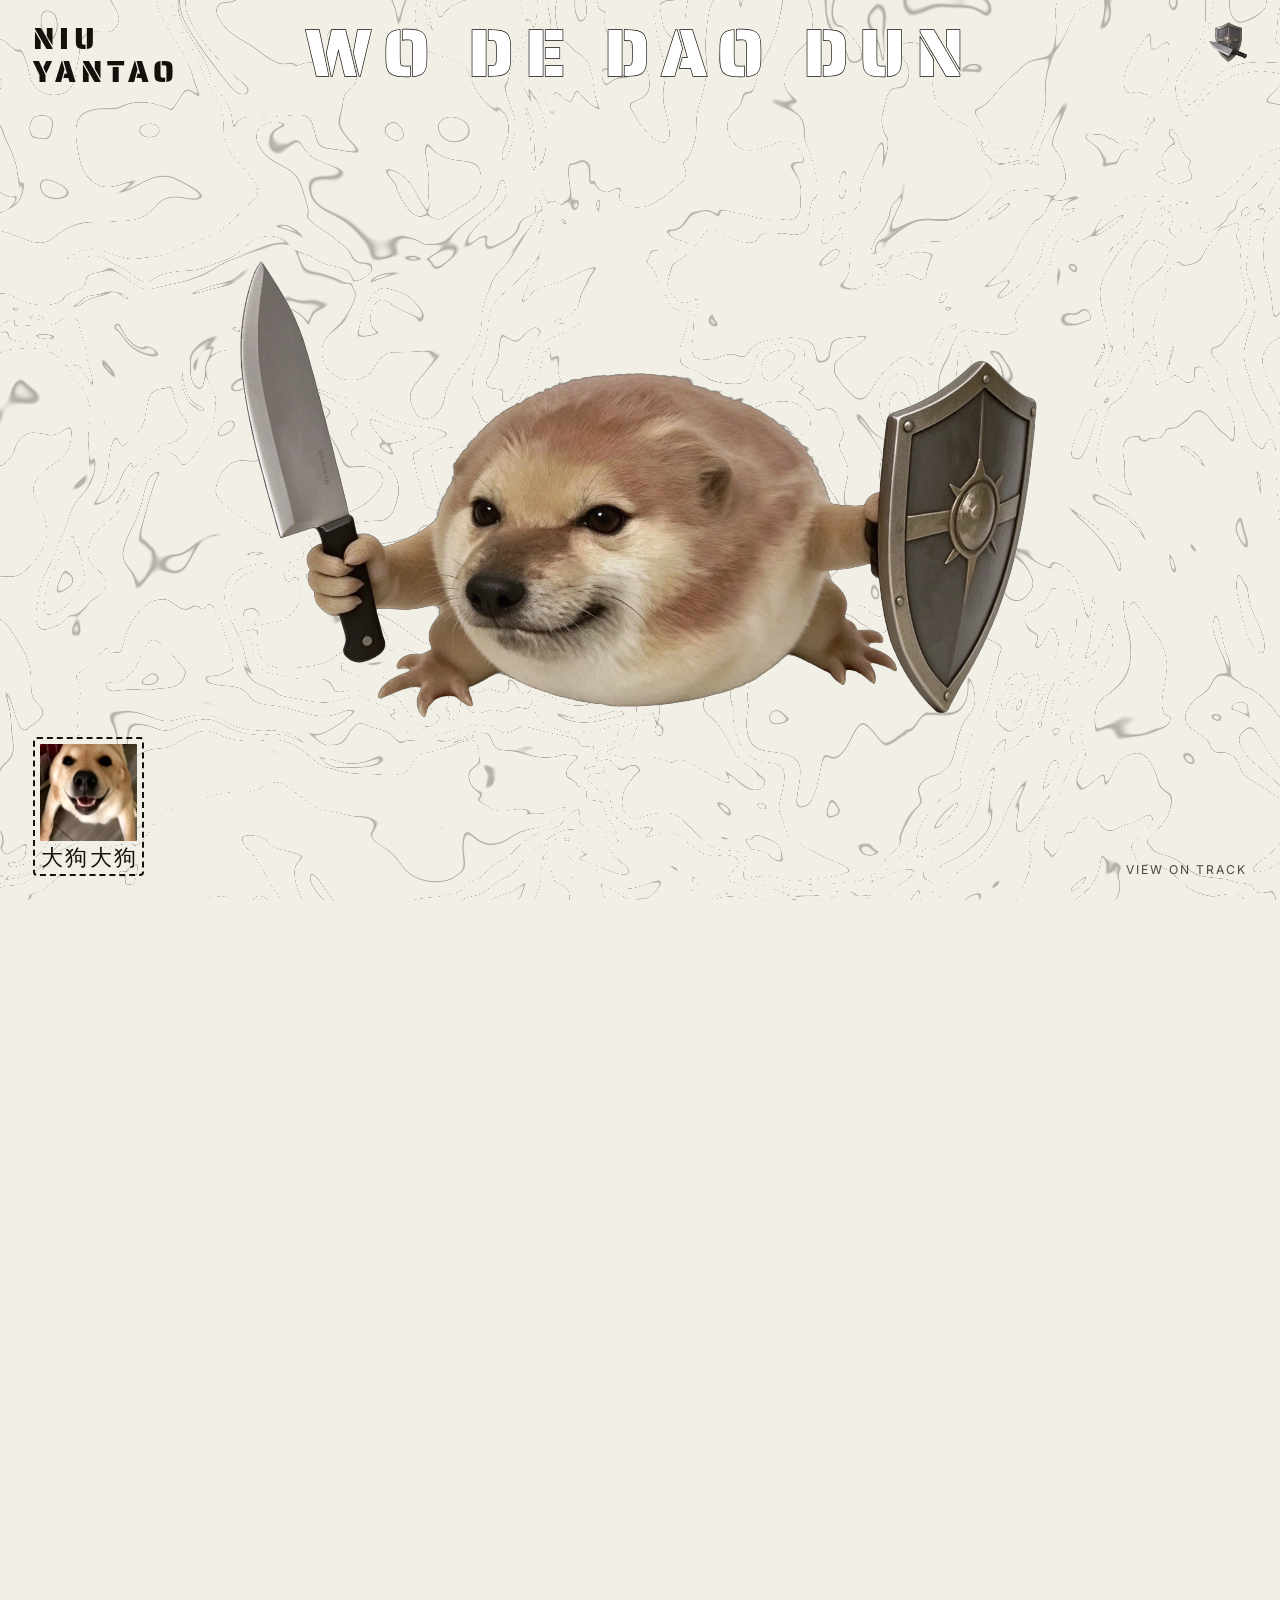
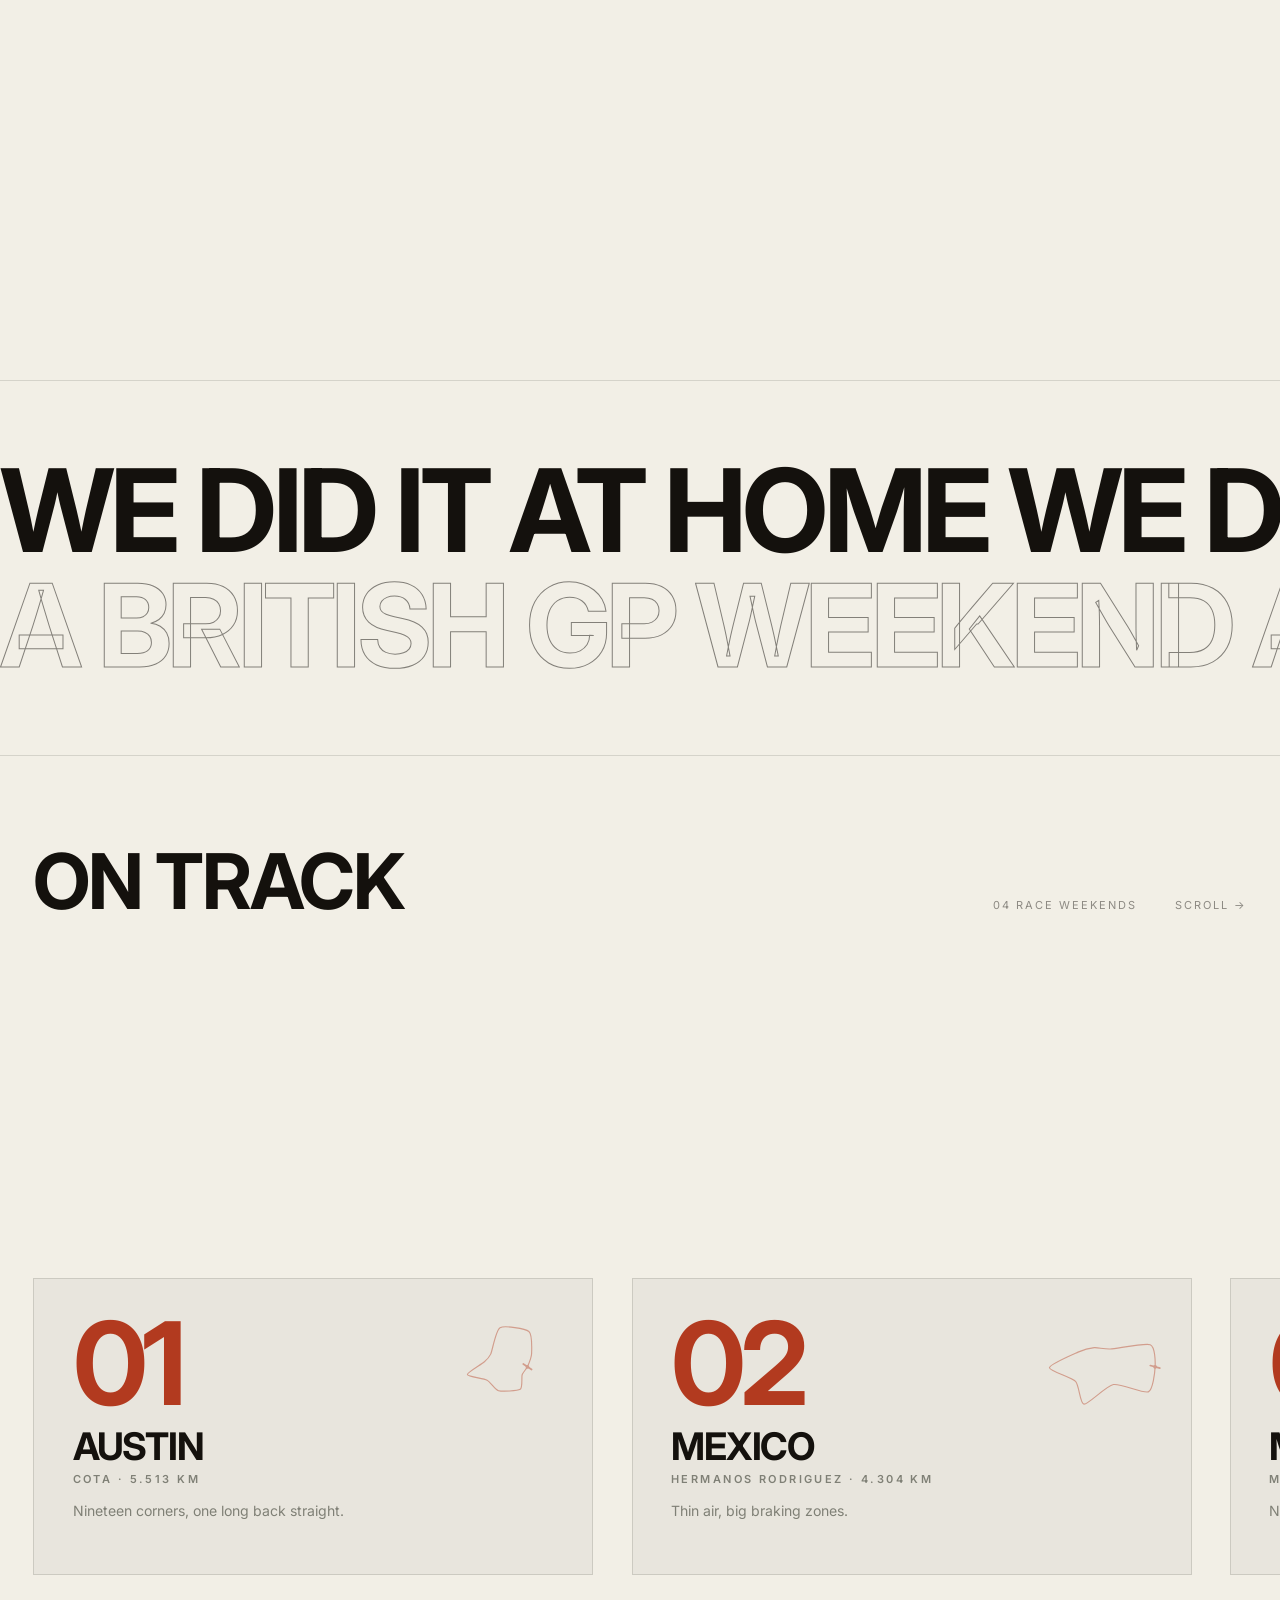
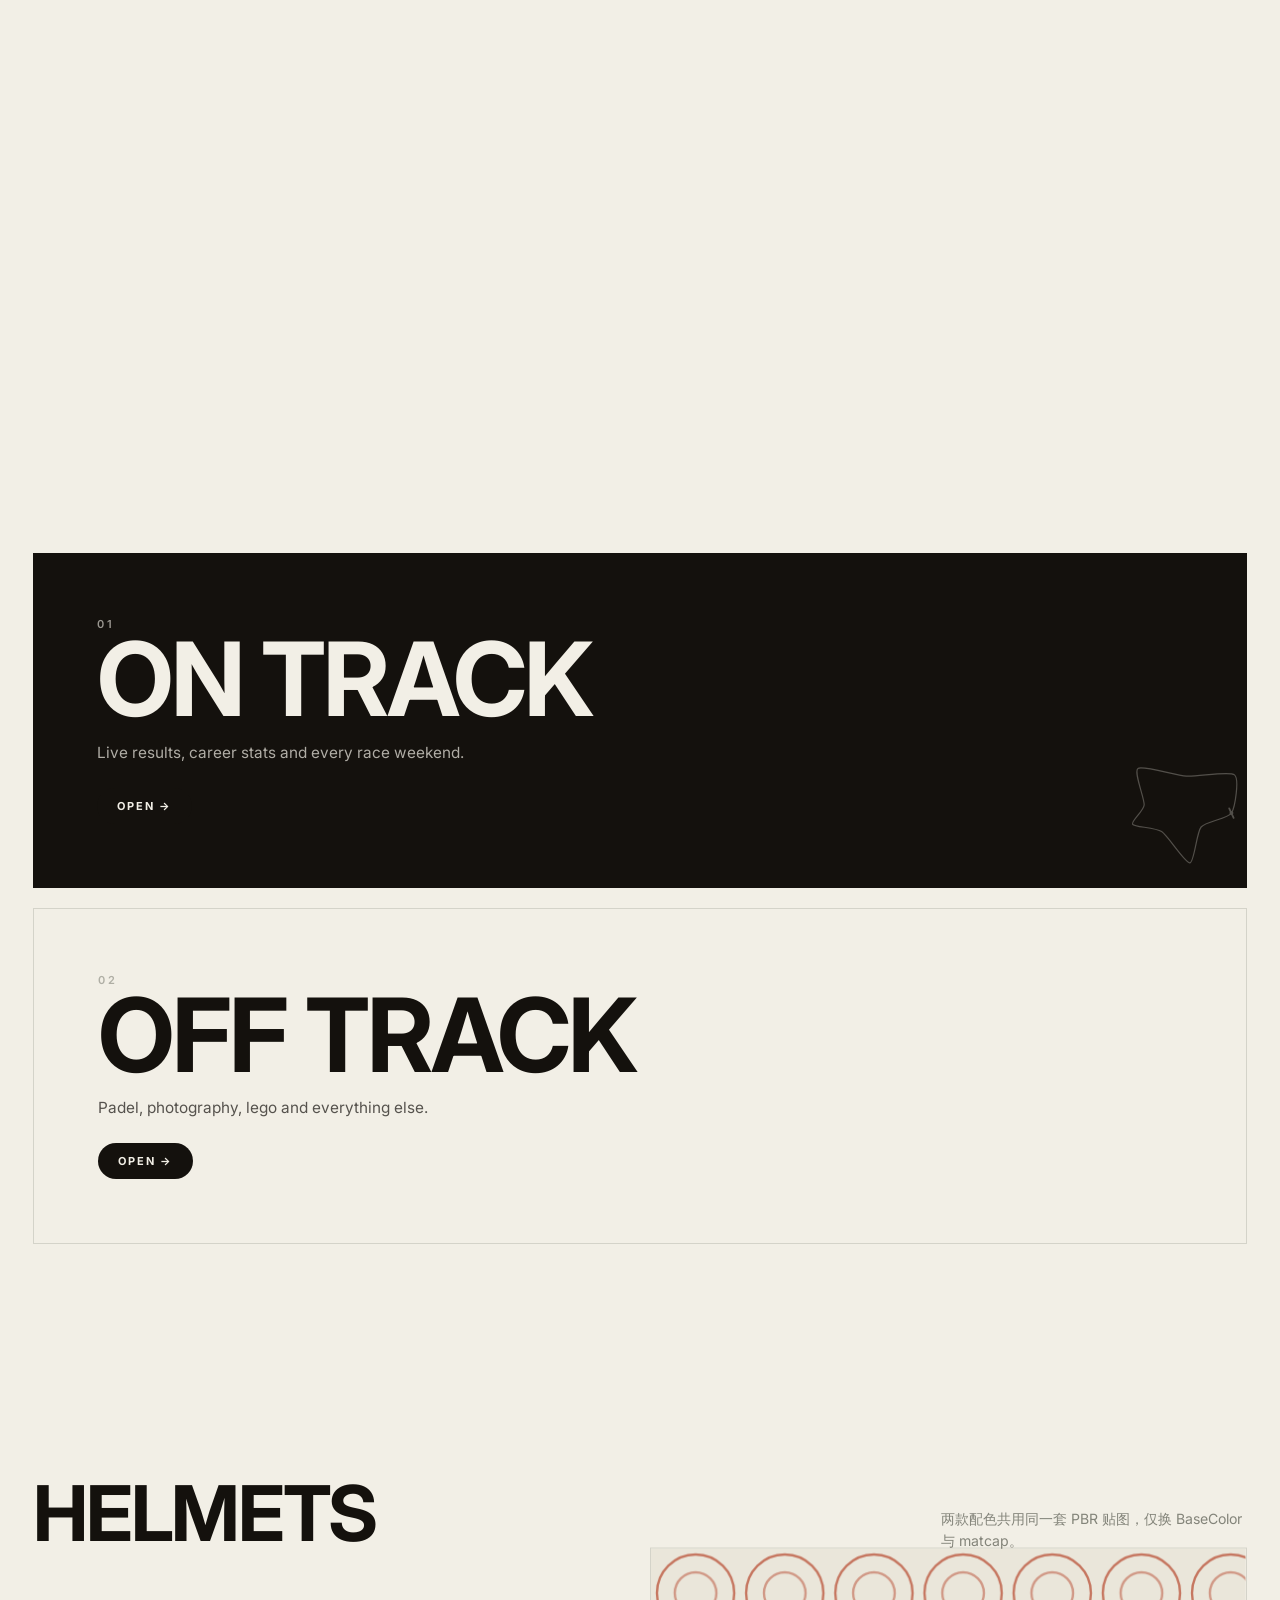
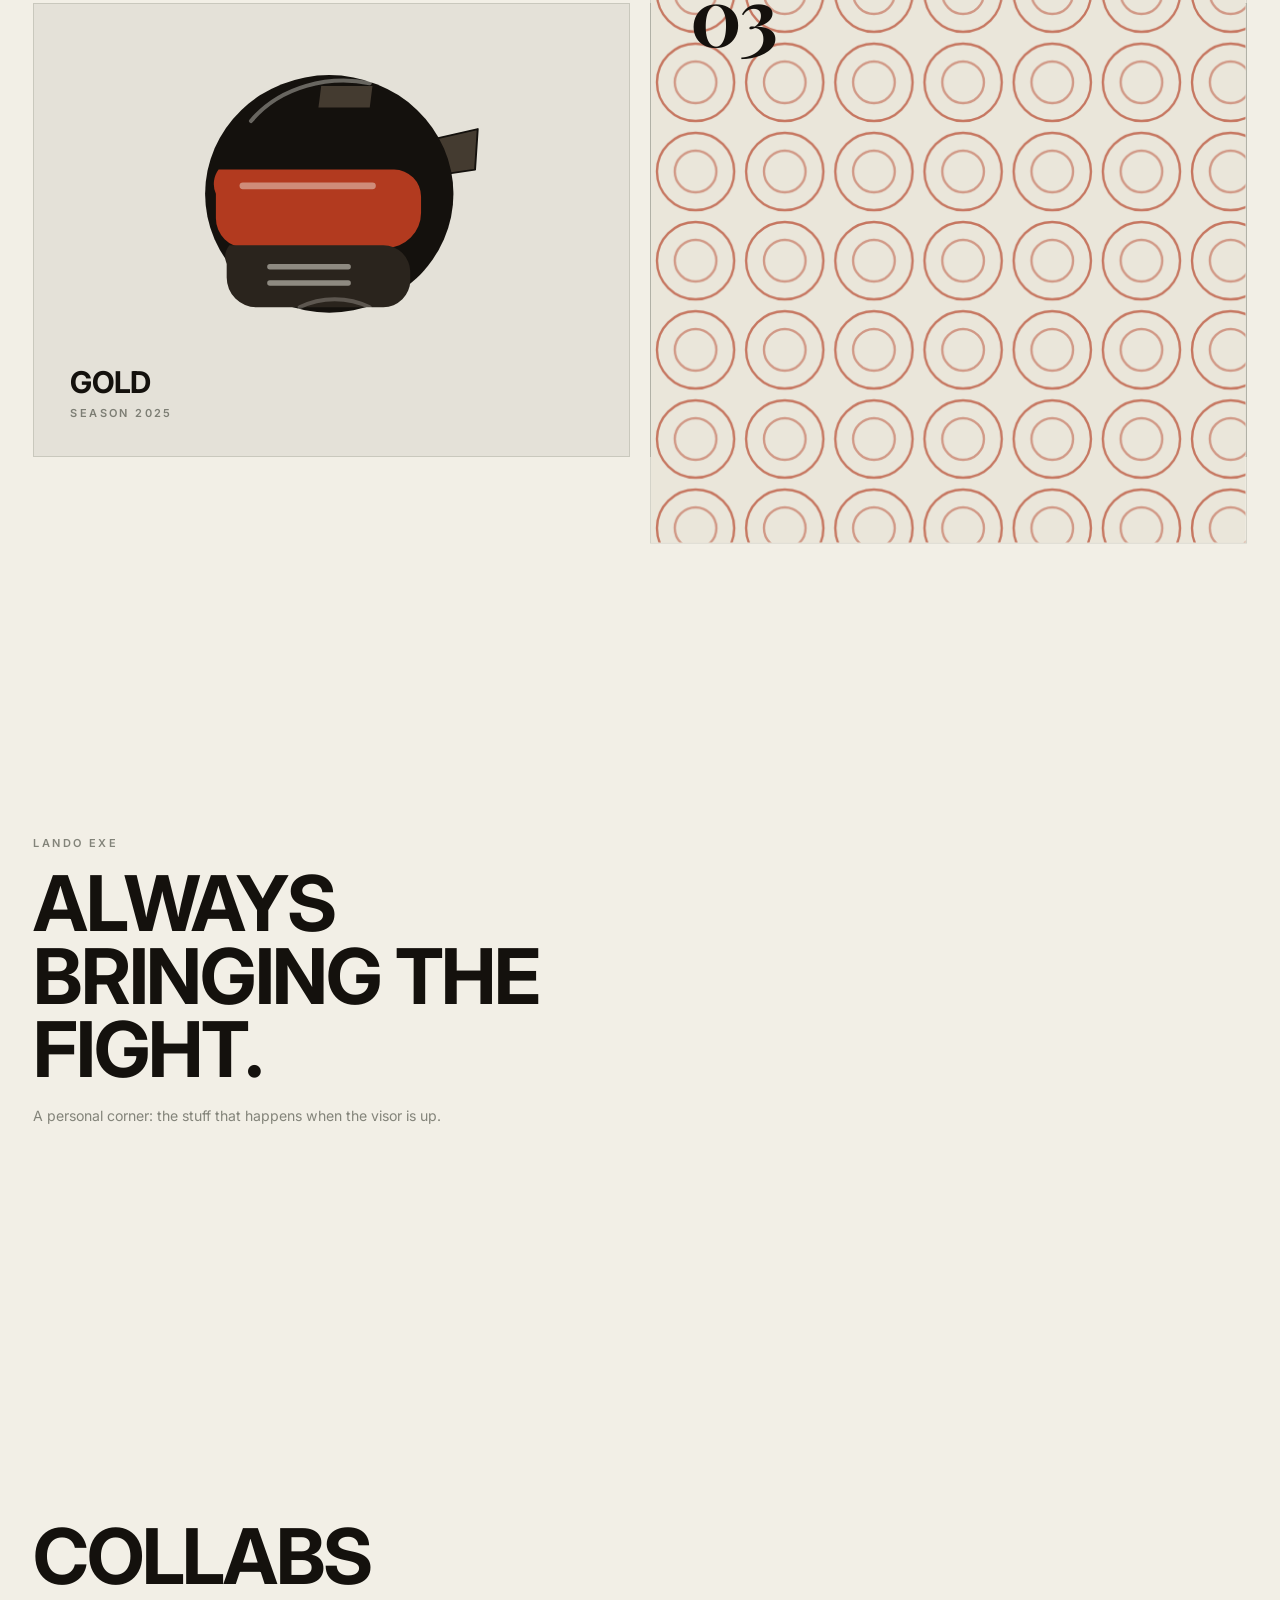
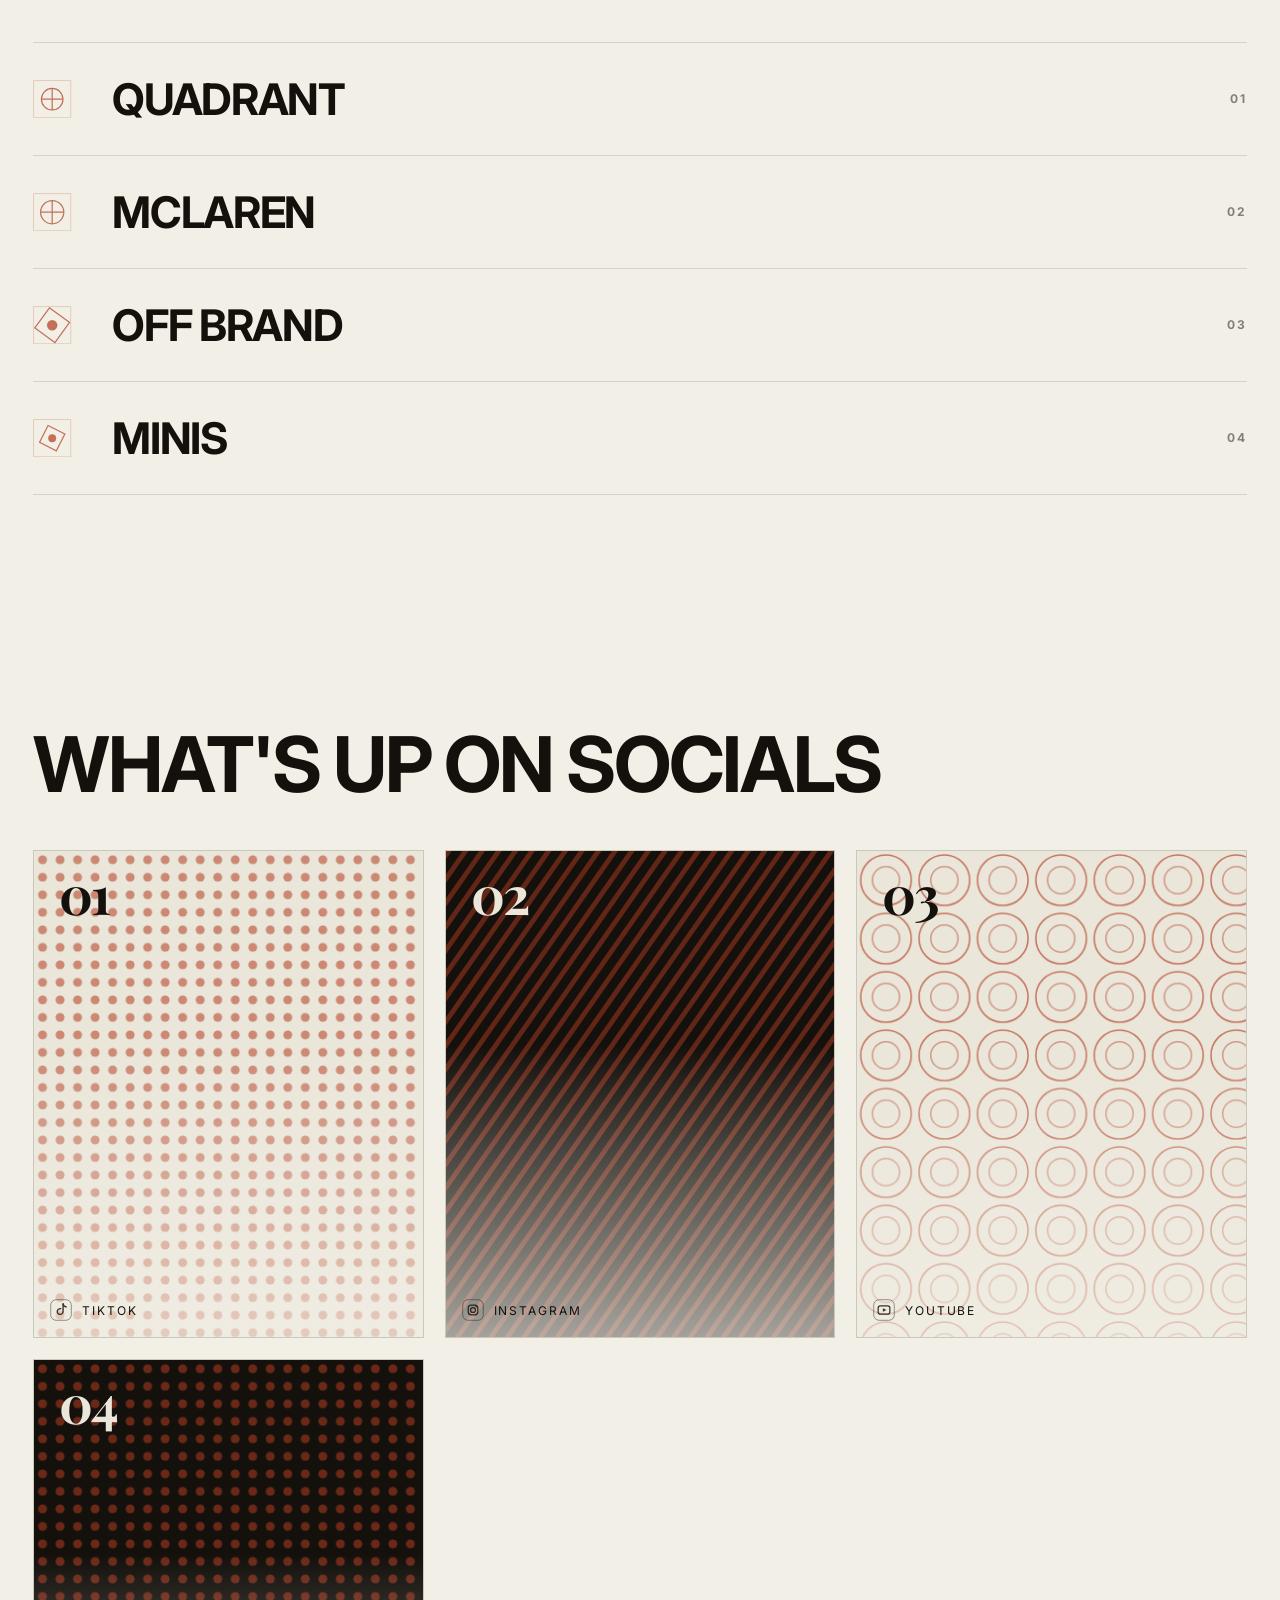
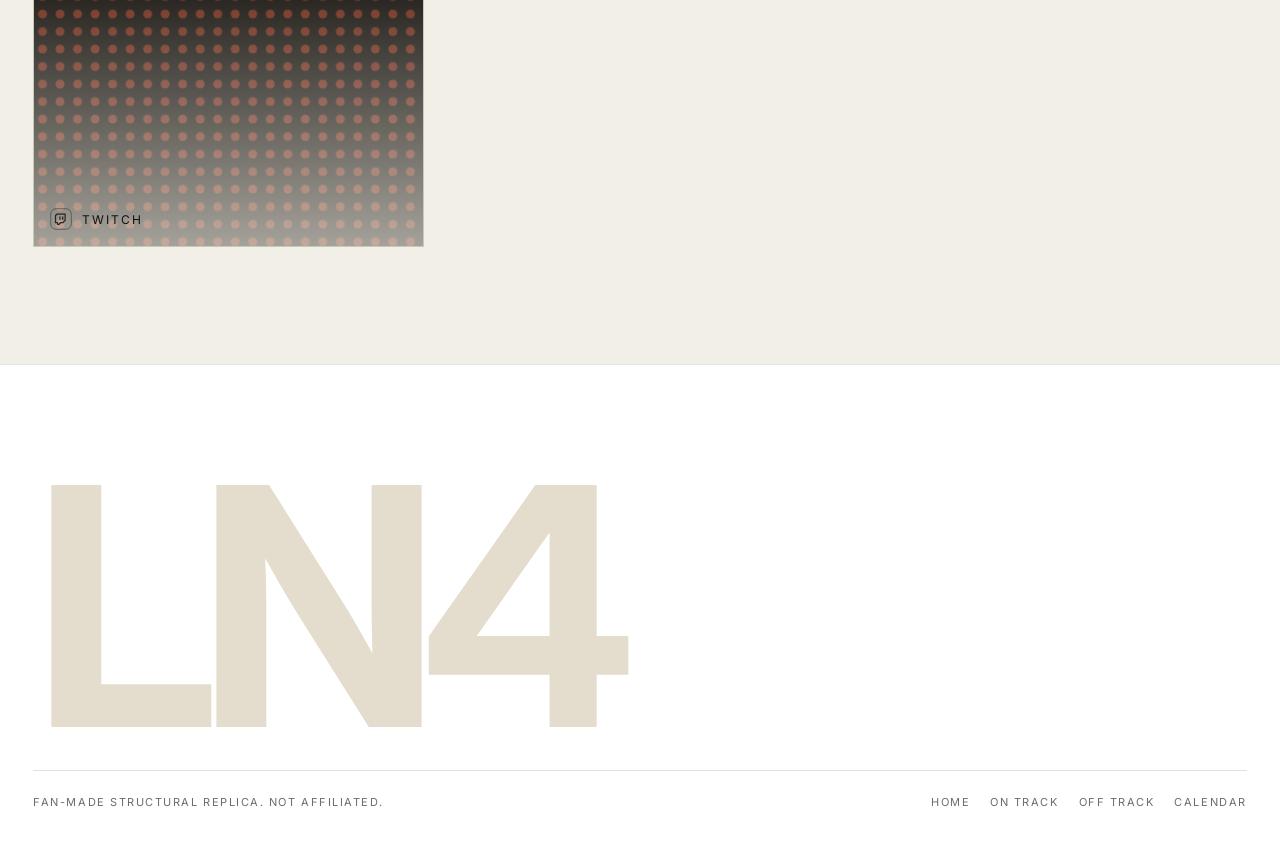
<file: replica/index.html>
<!doctype html>
<html lang="zh-CN">
<head>
<script>
  // 启动期错误捕获：异步异常不再静默
  window.__errs = [];
  addEventListener('error', (e) => window.__errs.push('error: ' + (e.message || e.type)));
  addEventListener('unhandledrejection', (e) => window.__errs.push('reject: ' + (e.reason && e.reason.message ? e.reason.message : e.reason)));
</script>

<meta charset="utf-8">
<meta name="viewport" content="width=device-width, initial-scale=1">
<title>REA Replica — 滚动流程复刻</title>
<meta name="description" content="landonorris.com 滚动结构与动效的工程复刻">
<link rel="preconnect" href="https://fonts.googleapis.com">
<link rel="preconnect" href="https://fonts.gstatic.com" crossorigin>
<link rel="stylesheet" href="https://fonts.googleapis.com/css2?family=Saira+Stencil+One&family=Noto+Sans+SC:wght@700&display=swap">
<link rel="stylesheet" href="css/main.css">
</head>
<body data-theme="lime">

<!-- 导航暂时隐藏（跳转链接本轮不需要） -->

<main>

  <!-- ========================= 1. 首屏 ========================= -->
  <div class="hero-track" data-sticky-hero data-section="hero">
    <section class="hero" data-section="hero" data-section-theme="white">
      <!-- 单画布合成：底=刀盾狗 / 中=头盔完整图(鼠标附近显现) / 顶=头盔线框(常显+描边光) -->
      <div class="hero__canvas" data-hero-canvas><canvas></canvas></div>

      <!-- 顶部标题 -->
      <h1 class="hero__title" data-content="hero.title">WO DE DAO DUN</h1>

      <!-- 四角文案 -->
      <div class="hero__corner hero__corner--tl" data-content="hero.tl">NIUYANTAO</div>
      <button class="hero__corner hero__corner--tr hero__corner--btn" data-bark type="button" aria-label="大狗叫一声"><img class="shield-img" src="assets/shield.png" alt="" draggable="false"></button>
      <button class="hero__corner hero__corner--bl hero__corner--pet" data-pet type="button" aria-label="大狗大狗"><span class="pet__box"><img class="pet__img" src="assets/dog-a.jpg" alt="" data-src-rest="assets/dog-a.jpg" data-src-bark="assets/dog-b.jpg"><span class="pet__label" data-pet-label>大狗大狗</span></span></button>
      <span class="hero__corner hero__corner--br" data-content="hero.br">VIEW ON TRACK</span>
    </section>
  </div>

  <!-- ========================= 2. 跑马灯 ========================= -->
  <section class="marquee" data-section="marquee" data-section-theme="dark">
    <div class="marquee__row" data-marquee-scroll="0.12" data-marquee-text="WE DID IT AT HOME">WE DID IT AT HOME</div>
    <div class="marquee__row" data-marquee-scroll="0.2" data-marquee-text="A BRITISH GP WEEKEND">A BRITISH GP WEEKEND</div>
  </section>

  <!-- ========================= 3. 横向赛道 ========================= -->
  <section class="h-section" data-section="track" data-horizontal-section data-section-theme="dark">
    <div class="h-sticky">
        <div class="h-head">
          <h2 class="h2" data-content="track.title">ON TRACK</h2>
          <div class="h-head__meta">
            <span>04 RACE WEEKENDS</span>
            <span>SCROLL →</span>
          </div>
        </div>
      <div class="h-track" data-horizontal-track data-list="trackPanels"></div>
    </div>
  </section>

  <!-- ========================= 4. On / Off track ========================= -->
  <section class="section otot" data-section="otot" data-section-theme="white">
    <div class="otot__card" data-reveal>
      <div class="eyebrow" style="color:inherit;opacity:.6">01</div>
      <h3 data-content="otot.onLabel">ON TRACK</h3>
      <p data-content="otot.onText">Live results…</p>
      <a class="hero__cta" style="margin-top:26px" href="on-track.html" data-link="onTrack">OPEN →</a>
      <div class="otot__art" data-art="on-track"></div>
    </div>
    <div class="otot__card" data-reveal style="background:transparent;color:var(--fg);border:1px solid var(--line)">
      <div class="eyebrow" style="opacity:.6">02</div>
      <h3 data-content="otot.offLabel">OFF TRACK</h3>
      <p data-content="otot.offText">Padel…</p>
      <a class="hero__cta" style="margin-top:26px;background:var(--fg);color:var(--bg)" href="off-track.html" data-link="offTrack">OPEN →</a>
    </div>
  </section>

  <!-- ========================= 5. 头盔 ========================= -->
  <section class="section" data-section="helmets" data-section-theme="white">
    <div style="display:flex;align-items:flex-end;justify-content:space-between;gap:20px;margin-bottom:clamp(24px,4vw,54px)">
      <h2 class="h2" data-content="helmets.title" data-reveal>HELMETS</h2>
      <div class="body-sm" style="max-width:34ch" data-reveal>两款配色共用同一套 PBR 贴图，仅换 BaseColor 与 matcap。</div>
    </div>
    <div class="cards" data-list="helmets"></div>
  </section>

  <!-- ========================= 6. LANDO EXE ========================= -->
  <section class="section" data-section="exe" data-section-theme="dark">
    <div class="grid-2" style="align-items:center">
      <div>
        <div class="eyebrow" data-content="exe.label" data-reveal>LANDO EXE</div>
        <h2 class="h2" data-content="exe.title" data-reveal style="margin:18px 0">Always bringing the fight.</h2>
        <p class="body-sm" data-content="exe.text" data-reveal></p>
      </div>
      <div style="aspect-ratio:1/1;border:1px solid var(--line);border-radius:var(--radius);display:grid;place-items:center;overflow:hidden" data-parallax="0.12">
        <div class="exe__art" data-art="exe"></div>
      </div>
    </div>
  </section>

  <!-- ========================= 7. 联名 ========================= -->
  <section class="section" data-section="collabs" data-section-theme="white">
    <h2 class="h2" data-content="collabs.title" data-reveal style="margin-bottom:clamp(24px,4vw,48px)">COLLABS</h2>
    <div class="list" data-list="collabs"></div>
  </section>

  <!-- ========================= 8. 社媒 ========================= -->
  <section class="section" data-section="socials" data-section-theme="dark">
    <h2 class="h2" data-content="socials.title" data-reveal style="margin-bottom:clamp(24px,4vw,48px)">SOCIALS</h2>
    <div class="socials" data-list="socials"></div>
  </section>

</main>

<!-- ========================= 9. 页脚 ========================= -->
<footer class="footer" data-section="footer" data-section-theme="paper">
  <h2 class="footer__big" data-content="footer.big" data-reveal>LN4</h2>
  <div class="footer__meta">
    <div data-content="footer.note"></div>
    <nav class="footer__links" data-list="footerLinks"></nav>
  </div>
</footer>

<script type="module" src="js/main.js"></script>
</body>
</html>
</file>
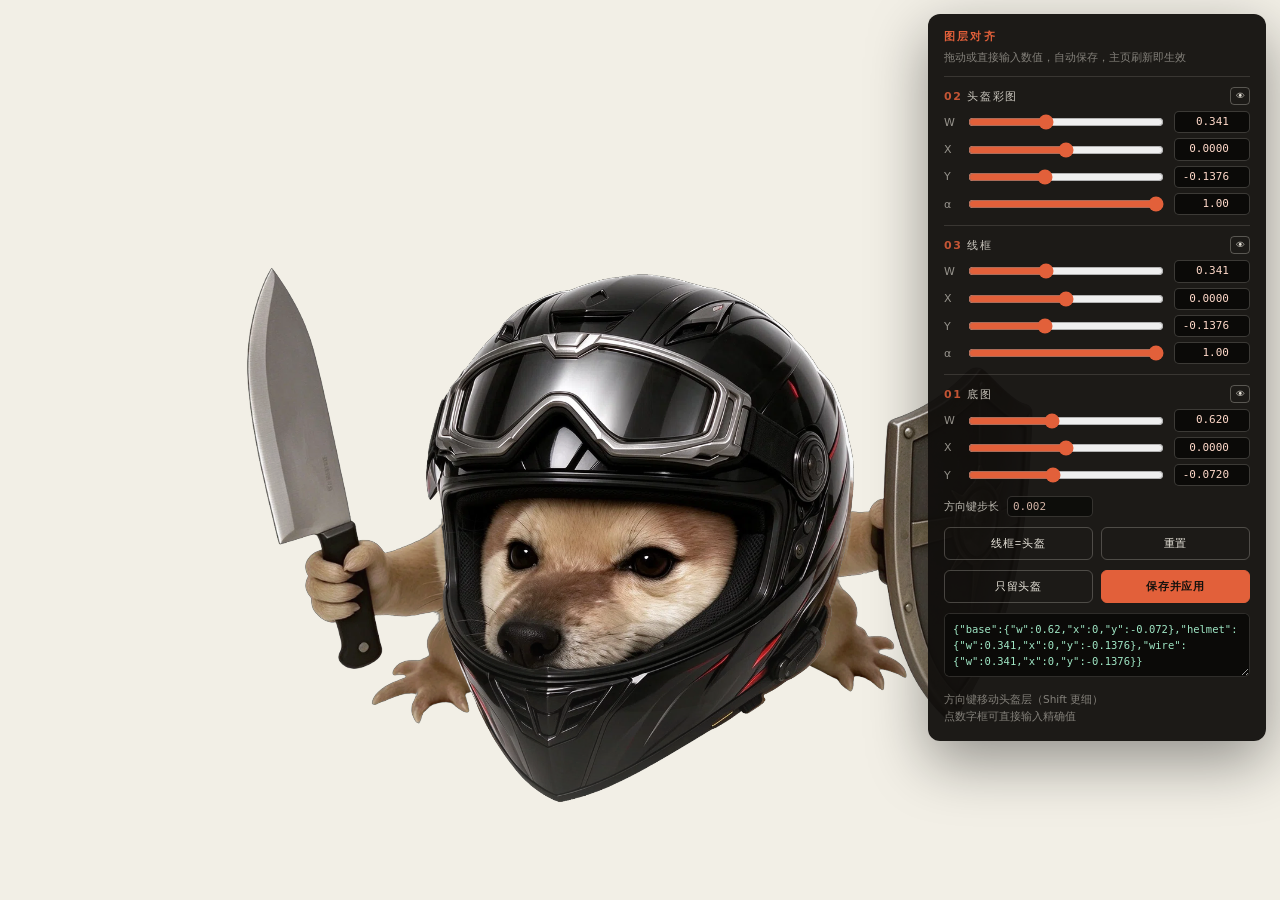
<file: replica/align.html>
<!doctype html>
<html lang="zh-CN">
<head>
<meta charset="utf-8">
<meta name="viewport" content="width=device-width, initial-scale=1">
<title>封面图层对齐工具</title>
<style>
  html, body { margin: 0; height: 100%; background: #f2efe6; overflow: hidden;
    font-family: Inter, system-ui, -apple-system, "Segoe UI", sans-serif; color: #14110d; }
  #stage { position: fixed; inset: 0; }
  #stage canvas { width: 100%; height: 100%; display: block; }

  #panel {
    position: fixed; right: 14px; top: 14px; width: 306px;
    background: rgba(16,14,12,.95); color: #e8e4da; border-radius: 12px;
    padding: 14px 16px 16px; font-size: 12px; line-height: 1.55;
    box-shadow: 0 20px 60px rgba(0,0,0,.4); z-index: 10;
    max-height: calc(100vh - 28px); overflow-y: auto;
  }
  #panel h3 { margin: 0 0 4px; font-size: 11px; letter-spacing: .2em; text-transform: uppercase; color: #e2603a; }
  #panel .sub { opacity: .5; font-size: 11px; margin-bottom: 10px; }

  .grp { border-top: 1px solid rgba(232,228,218,.14); padding-top: 10px; margin-top: 10px; }
  .grp:first-of-type { border-top: 0; padding-top: 0; margin-top: 0; }
  .grp__head { display: flex; align-items: center; justify-content: space-between; gap: 8px; margin-bottom: 6px; }
  .grp__name { font-size: 11px; letter-spacing: .14em; text-transform: uppercase; opacity: .85; }
  .grp__name b { color: #e2603a; font-weight: 600; }

  .row { display: flex; align-items: center; gap: 8px; margin: 5px 0; }
  .row > label { width: 14px; opacity: .6; font-size: 11px; }
  .row input[type=range] { flex: 1; accent-color: #e2603a; min-width: 0; }
  .row input[type=number] {
    width: 64px; background: #0b0a08; color: #ffd9c9; border: 1px solid rgba(232,228,218,.22);
    border-radius: 5px; padding: 3px 5px; font: 11px/1.3 ui-monospace, monospace; text-align: right;
  }
  .row input[type=number]:focus { outline: 1px solid #e2603a; }

  .eye { width: 20px; height: 18px; border-radius: 4px; border: 1px solid rgba(232,228,218,.3);
    background: transparent; color: #e8e4da; font-size: 9px; line-height: 1; cursor: pointer; padding: 0; }
  .eye.off { opacity: .32; }

  .btns { display: flex; gap: 8px; margin-top: 10px; flex-wrap: wrap; }
  button.act {
    flex: 1; min-width: 84px; cursor: pointer; border: 1px solid rgba(232,228,218,.25);
    background: transparent; color: #e8e4da; border-radius: 6px; padding: 8px; font-size: 11px; letter-spacing: .08em;
  }
  button.act:hover { background: rgba(232,228,218,.1); }
  button.act.primary { background: #e2603a; border-color: #e2603a; color: #14110d; font-weight: 600; }

  .step { display: flex; align-items: center; gap: 8px; margin-top: 10px; font-size: 11px; opacity: .8; }
  .step input { width: 74px; background: #0b0a08; color: #ffd9c9; border: 1px solid rgba(232,228,218,.22);
    border-radius: 5px; padding: 3px 5px; font: 11px ui-monospace, monospace; }

  #out { width: 100%; height: 64px; margin-top: 10px; background: #0b0a08; color: #9fe6c4;
    border: 1px solid rgba(232,228,218,.16); border-radius: 6px;
    font: 10.5px/1.5 ui-monospace, monospace; padding: 8px; resize: vertical; box-sizing: border-box; }
  .hint { opacity: .5; font-size: 10.5px; margin-top: 8px; line-height: 1.6; }
</style>
</head>
<body>
<div id="stage"><canvas></canvas></div>

<div id="panel">
  <h3>图层对齐</h3>
  <div class="sub">拖动或直接输入数值，自动保存，主页刷新即生效</div>

  <div class="grp">
    <div class="grp__head">
      <span class="grp__name"><b>02</b> 头盔彩图</span>
      <button class="eye" data-eye="helmet" title="显示/隐藏">👁</button>
    </div>
    <div class="row"><label>W</label><input type="range" id="hw" min="0.05" max="0.8" step="0.001"><input type="number" id="hwn" step="0.001"></div>
    <div class="row"><label>X</label><input type="range" id="hx" min="-0.5" max="0.5" step="0.001"><input type="number" id="hxn" step="0.001"></div>
    <div class="row"><label>Y</label><input type="range" id="hy" min="-0.6" max="0.6" step="0.001"><input type="number" id="hyn" step="0.001"></div>
    <div class="row"><label>α</label><input type="range" id="ho" min="0" max="1" step="0.01"><input type="number" id="hon" step="0.01"></div>
  </div>

  <div class="grp">
    <div class="grp__head">
      <span class="grp__name"><b>03</b> 线框</span>
      <button class="eye" data-eye="wire" title="显示/隐藏">👁</button>
    </div>
    <div class="row"><label>W</label><input type="range" id="ww" min="0.05" max="0.8" step="0.001"><input type="number" id="wwn" step="0.001"></div>
    <div class="row"><label>X</label><input type="range" id="wx" min="-0.5" max="0.5" step="0.001"><input type="number" id="wxn" step="0.001"></div>
    <div class="row"><label>Y</label><input type="range" id="wy" min="-0.6" max="0.6" step="0.001"><input type="number" id="wyn" step="0.001"></div>
    <div class="row"><label>α</label><input type="range" id="wo" min="0" max="1" step="0.01"><input type="number" id="won" step="0.01"></div>
  </div>

  <div class="grp">
    <div class="grp__head">
      <span class="grp__name"><b>01</b> 底图</span>
      <button class="eye" data-eye="base" title="显示/隐藏">👁</button>
    </div>
    <div class="row"><label>W</label><input type="range" id="bw" min="0.2" max="1.2" step="0.001"><input type="number" id="bwn" step="0.001"></div>
    <div class="row"><label>X</label><input type="range" id="bx" min="-0.5" max="0.5" step="0.001"><input type="number" id="bxn" step="0.001"></div>
    <div class="row"><label>Y</label><input type="range" id="by" min="-0.5" max="0.5" step="0.001"><input type="number" id="byn" step="0.001"></div>
  </div>

  <div class="step">
    方向键步长 <input type="number" id="step" value="0.002" step="0.001">
  </div>

  <div class="btns">
    <button class="act" id="sync">线框=头盔</button>
    <button class="act" id="reset">重置</button>
  </div>
  <div class="btns">
    <button class="act" id="solo">只留头盔</button>
    <button class="act primary" id="apply">保存并应用</button>
  </div>

  <textarea id="out" readonly></textarea>
  <div class="hint">
    方向键移动头盔层（Shift 更细）<br>
    点数字框可直接输入精确值
  </div>
</div>

<script type="module">
import { HERO } from './js/config.js';
import { createHeroCanvas } from './js/hero-canvas.js';

const DEFAULTS = {
  base: { w: 0.62, x: 0, y: -0.072 },
  helmet: { w: 0.341, x: 0, y: -0.1376 },
  wire: { w: 0.341, x: 0, y: -0.1376 },
};

let assets = {
  base: 'assets/portrait.png',
  helmet: 'assets/helmet-doge.png',
  wire: 'assets/helmet-wire.png',
};

try {
  const t = await (await fetch('theme.json', { cache: 'no-store' })).json();
  if (t?.ASSETS?.hero) assets = { ...assets, ...t.ASSETS.hero };
  if (t?.HERO?.layout) {
    for (const k of ['base', 'helmet', 'wire']) {
      if (t.HERO.layout[k]) Object.assign(HERO.layout[k], t.HERO.layout[k]);
    }
  }
} catch {}

try {
  const saved = JSON.parse(localStorage.getItem('heroLayout') || 'null');
  if (saved) {
    for (const k of ['base', 'helmet', 'wire']) {
      if (saved[k]) Object.assign(HERO.layout[k], saved[k]);
    }
  }
} catch {}

// 对齐时三层全显
HERO.reveal.min = 1.0;
HERO.reveal.max = 1.0;
HERO.opacity = { base: 1, helmet: 1, wire: 1 };

const canvas = document.querySelector('#stage canvas');
const hero = await createHeroCanvas(canvas, HERO, assets);
hero.setPointer(0.5, 0.5, true, true);

const $ = (id) => document.getElementById(id);
const L = HERO.layout;

const FIELDS = [
  ['hw', 'hwn', 'helmet', 'w'],
  ['hx', 'hxn', 'helmet', 'x'],
  ['hy', 'hyn', 'helmet', 'y'],
  ['ww', 'wwn', 'wire', 'w'],
  ['wx', 'wxn', 'wire', 'x'],
  ['wy', 'wyn', 'wire', 'y'],
  ['bw', 'bwn', 'base', 'w'],
  ['bx', 'bxn', 'base', 'x'],
  ['by', 'byn', 'base', 'y'],
];

const OPACITY = [['ho', 'hon', 'helmet'], ['wo', 'won', 'wire']];

let soloOn = false;

const clamp = (v, a, b) => Math.min(b, Math.max(a, v));
const round = (n) => Math.round((n + Number.EPSILON) * 10000) / 10000;

function writeOut() {
  $('out').value = JSON.stringify({
    base: { w: round(L.base.w), x: round(L.base.x || 0), y: round(L.base.y) },
    helmet: { w: round(L.helmet.w), x: round(L.helmet.x || 0), y: round(L.helmet.y) },
    wire: { w: round(L.wire.w), x: round(L.wire.x || 0), y: round(L.wire.y) },
  }, null, 0);
}

function paint() {
  for (const [rid, nid, layer, key] of FIELDS) {
    const v = L[layer][key] ?? 0;
    $(rid).value = v;
    $(nid).value = (+v).toFixed(key === 'w' ? 3 : 4);
  }
  for (const [rid, nid, layer] of OPACITY) {
    const v = HERO.opacity[layer] ?? 1;
    $(rid).value = v;
    $(nid).value = (+v).toFixed(2);
  }
  writeOut();
}

function save() {
  localStorage.setItem('heroLayout', JSON.stringify({
    base: { w: L.base.w, x: L.base.x || 0, y: L.base.y },
    helmet: { w: L.helmet.w, x: L.helmet.x || 0, y: L.helmet.y },
    wire: { w: L.wire.w, x: L.wire.x || 0, y: L.wire.y },
  }));
}

function commit() {
  hero.render();
  writeOut();
  clearTimeout(commit._t);
  commit._t = setTimeout(save, 250);
}

for (const [rid, nid, layer, key] of FIELDS) {
  const apply = (val) => {
    const v = clamp(parseFloat(val) || 0, -2, 2);
    L[layer][key] = v;
    $(rid).value = v;
    $(nid).value = (+v).toFixed(key === 'w' ? 3 : 4);
    commit();
  };
  $(rid).addEventListener('input', (e) => apply(e.target.value));
  $(nid).addEventListener('change', (e) => apply(e.target.value));
}

for (const [rid, nid, layer] of OPACITY) {
  const apply = (val) => {
    const v = clamp(parseFloat(val) || 0, 0, 1);
    HERO.opacity[layer] = v;
    $(rid).value = v;
    $(nid).value = v.toFixed(2);
    commit();
  };
  $(rid).addEventListener('input', (e) => apply(e.target.value));
  $(nid).addEventListener('change', (e) => apply(e.target.value));
}

document.querySelectorAll('[data-eye]').forEach((btn) => {
  btn.addEventListener('click', () => {
    const layer = btn.dataset.eye;
    const on = HERO.opacity[layer] > 0.001;
    HERO.opacity[layer] = on ? 0 : 1;
    btn.classList.toggle('off', on);
    paint();
    commit();
  });
});

$('sync').addEventListener('click', () => {
  L.wire.w = L.helmet.w;
  L.wire.x = L.helmet.x || 0;
  L.wire.y = L.helmet.y;
  paint();
  commit();
});

$('solo').addEventListener('click', () => {
  soloOn = !soloOn;
  if (soloOn) {
    HERO.opacity.base = 1;
    HERO.opacity.wire = 0;
    HERO.opacity.helmet = 0.55;
    $('solo').textContent = '恢复全部';
  } else {
    HERO.opacity = { base: 1, helmet: 1, wire: 1 };
    $('solo').textContent = '只留头盔';
  }
  paint();
  commit();
});

$('reset').addEventListener('click', () => {
  localStorage.removeItem('heroLayout');
  for (const k of ['base', 'helmet', 'wire']) {
    Object.assign(L[k], DEFAULTS[k]);
  }
  HERO.opacity = { base: 1, helmet: 1, wire: 1 };
  paint();
  commit();
});

$('apply').addEventListener('click', () => {
  save();
  const btn = $('apply');
  const old = btn.textContent;
  btn.textContent = '已保存 ✓';
  setTimeout(() => { btn.textContent = old; }, 1400);
});

window.addEventListener('keydown', (e) => {
  const tag = (e.target.tagName || '').toUpperCase();
  if (tag === 'INPUT' || tag === 'TEXTAREA') return;
  const base = parseFloat($('step').value) || 0.002;
  const step = e.shiftKey ? base / 4 : base;
  const map = {
    ArrowLeft: ['x', -step],
    ArrowRight: ['x', step],
    ArrowUp: ['y', step],
    ArrowDown: ['y', -step],
  };
  const hit = map[e.key];
  if (!hit) return;
  e.preventDefault();
  L.helmet[hit[0]] = (L.helmet[hit[0]] || 0) + hit[1];
  paint();
  commit();
});

paint();
hero.render();
</script>
</body>
</html>
</file>
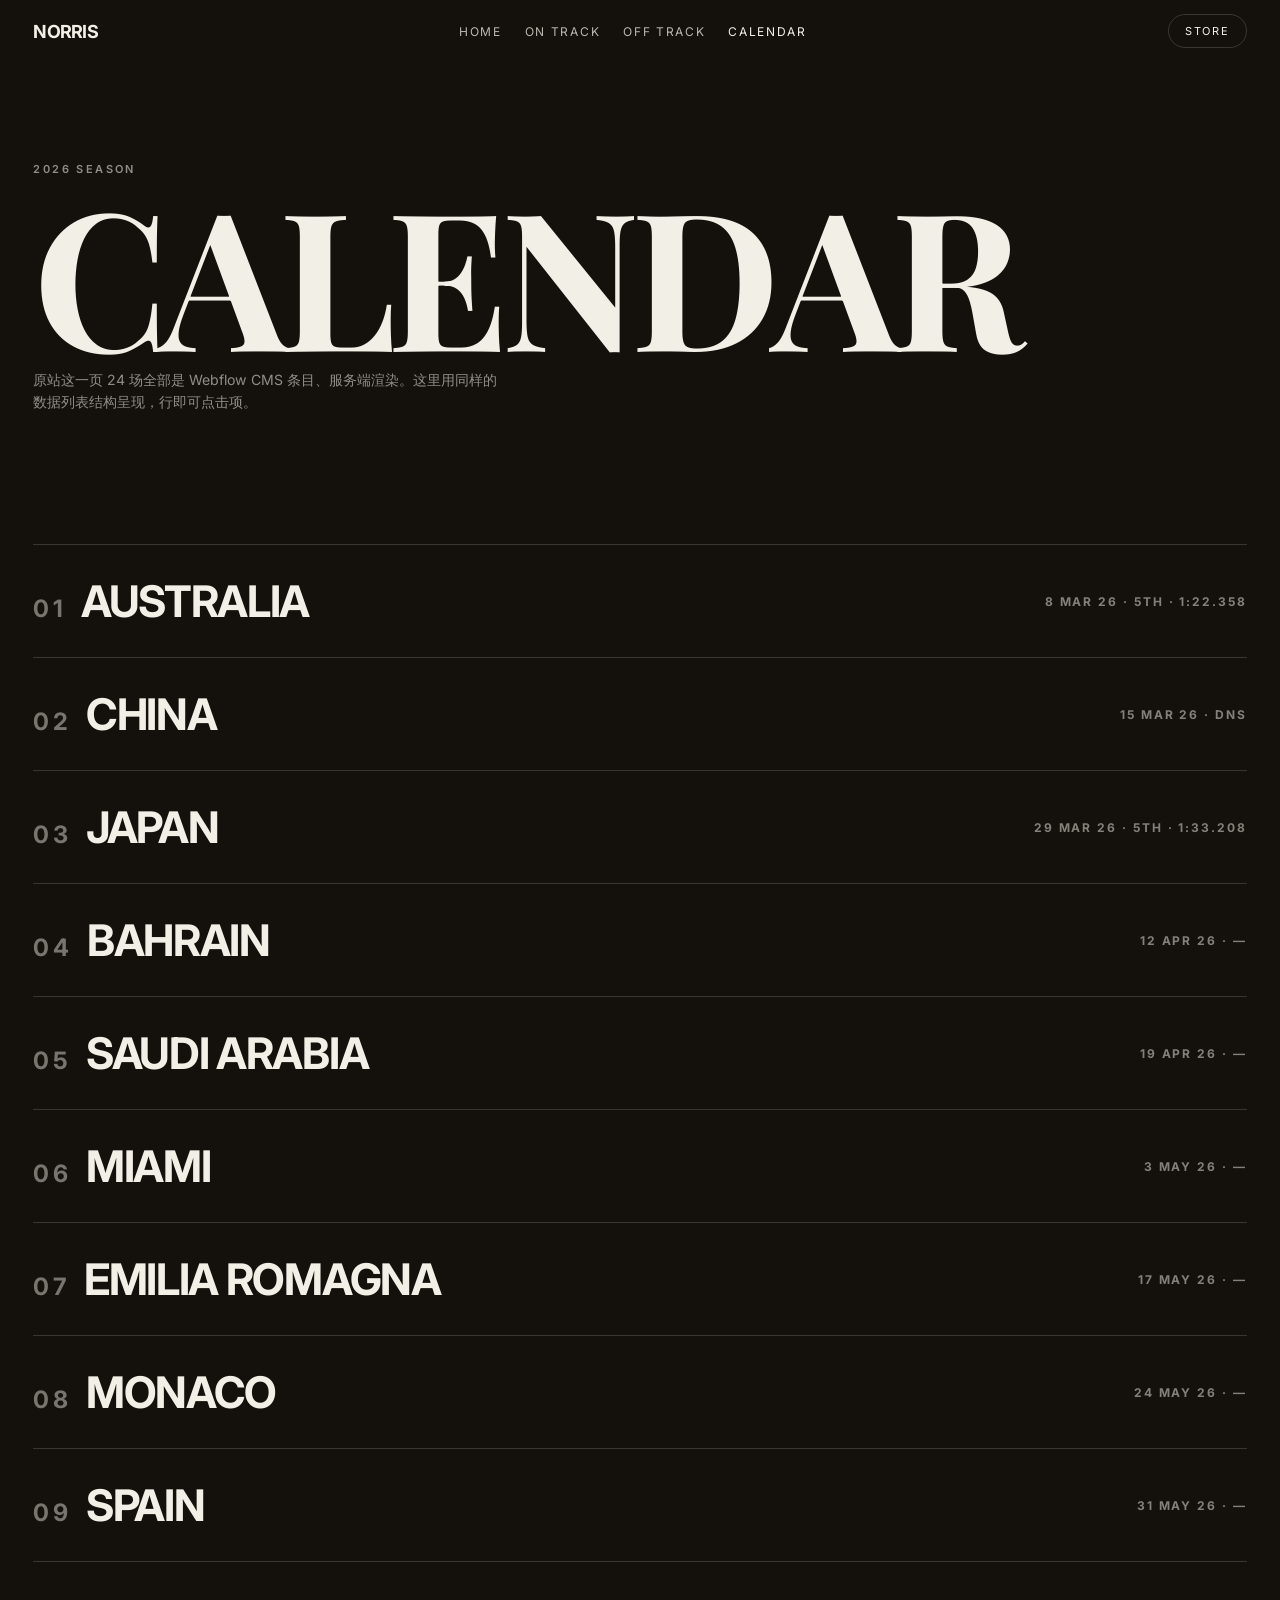
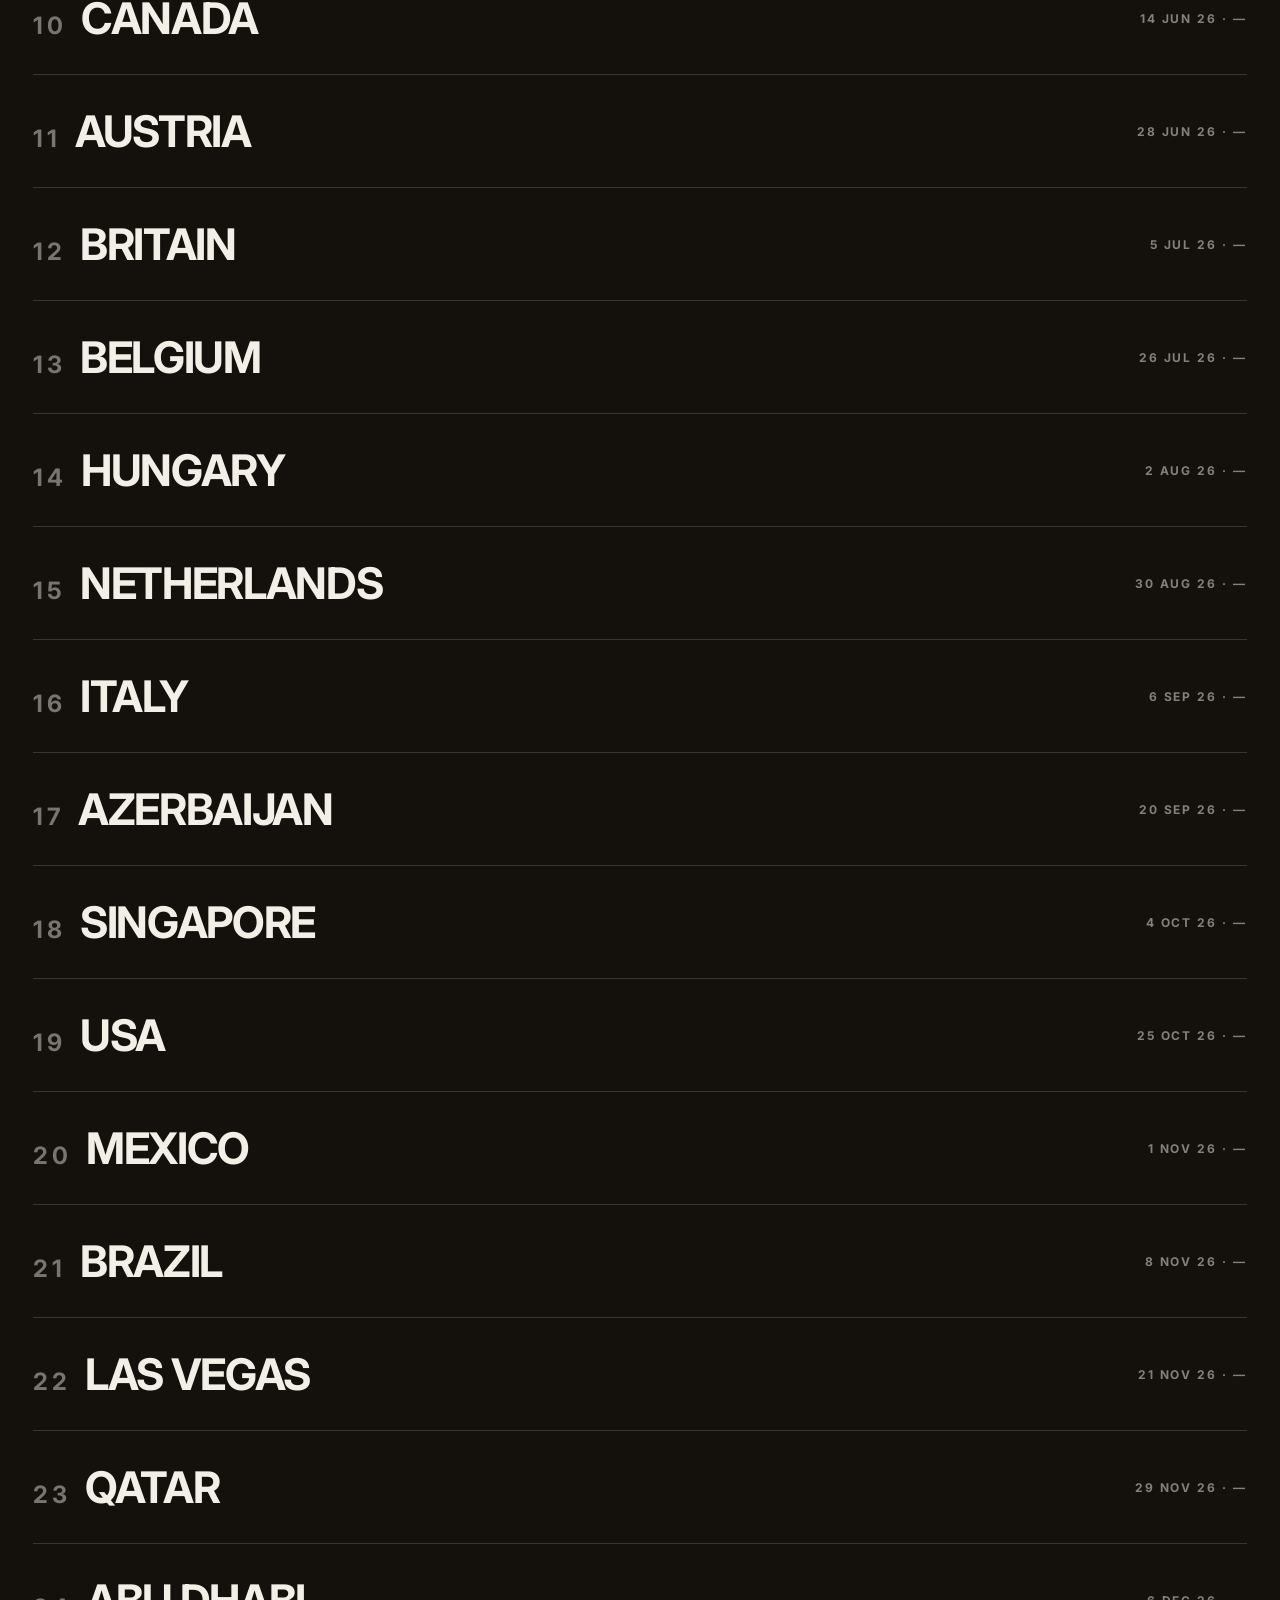
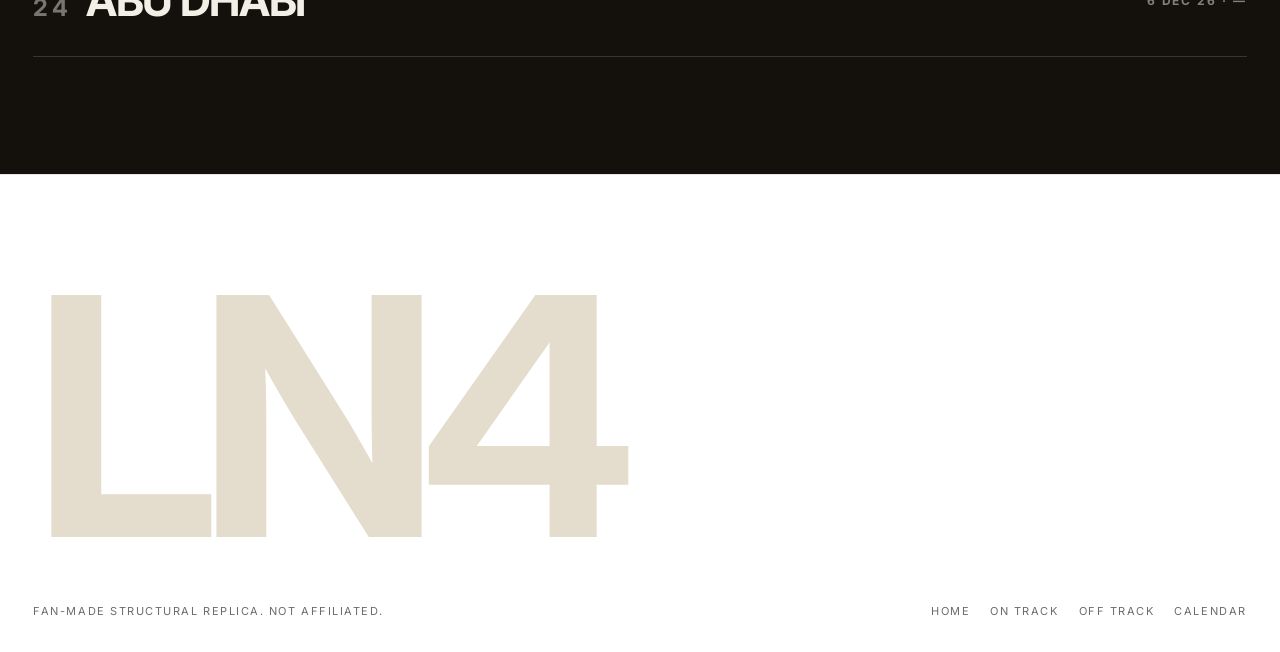
<file: replica/calendar.html>
<!doctype html>
<html lang="zh-CN">
<head>
<meta charset="utf-8">
<meta name="viewport" content="width=device-width, initial-scale=1">
<title>Calendar — REA Replica</title>
<link rel="stylesheet" href="css/main.css">
</head>
<body data-theme="dark">

<nav class="nav">
  <a class="nav__brand" href="index.html">NORRIS</a>
  <div class="nav__links">
    <a href="index.html">Home</a>
    <a href="on-track.html">On Track</a>
    <a href="off-track.html">Off Track</a>
    <a href="calendar.html" style="opacity:1">Calendar</a>
  </div>
  <a class="nav__cta" href="#">Store</a>
</nav>

<main>
  <section class="section" data-section-theme="dark" style="padding-top:clamp(120px,18vh,220px)">
    <div class="eyebrow" data-reveal>2026 SEASON</div>
    <h1 class="display" data-split style="margin:18px 0">CALENDAR</h1>
    <p class="body-sm" data-reveal style="max-width:52ch">
      原站这一页 24 场全部是 Webflow CMS 条目、服务端渲染。这里用同样的
      数据列表结构呈现，行即可点击项。
    </p>
  </section>

  <section class="section" data-section-theme="dark" style="padding-top:0">
    <div class="list" id="cal"></div>
  </section>
</main>

<footer class="footer" data-section-theme="dark">
  <h2 class="footer__big">LN4</h2>
  <div class="footer__meta">
    <div>Fan-made structural replica. Not affiliated.</div>
    <nav class="footer__links">
      <a href="index.html">Home</a><a href="on-track.html">On Track</a>
      <a href="off-track.html">Off Track</a><a href="calendar.html">Calendar</a>
    </nav>
  </div>
</footer>

<script type="module">
  // 赛历数据：改这里即可替换（原站来自 CMS）
  const RACES = [
    ['01', 'AUSTRALIA',         '8 MAR 26',  '5TH · 1:22.358'],
    ['02', 'CHINA',             '15 MAR 26', 'DNS'],
    ['03', 'JAPAN',             '29 MAR 26', '5TH · 1:33.208'],
    ['04', 'BAHRAIN',           '12 APR 26', '—'],
    ['05', 'SAUDI ARABIA',      '19 APR 26', '—'],
    ['06', 'MIAMI',             '3 MAY 26',  '—'],
    ['07', 'EMILIA ROMAGNA',    '17 MAY 26', '—'],
    ['08', 'MONACO',            '24 MAY 26', '—'],
    ['09', 'SPAIN',             '31 MAY 26', '—'],
    ['10', 'CANADA',            '14 JUN 26', '—'],
    ['11', 'AUSTRIA',           '28 JUN 26', '—'],
    ['12', 'BRITAIN',           '5 JUL 26',  '—'],
    ['13', 'BELGIUM',           '26 JUL 26', '—'],
    ['14', 'HUNGARY',           '2 AUG 26',  '—'],
    ['15', 'NETHERLANDS',       '30 AUG 26', '—'],
    ['16', 'ITALY',             '6 SEP 26',  '—'],
    ['17', 'AZERBAIJAN',        '20 SEP 26', '—'],
    ['18', 'SINGAPORE',         '4 OCT 26',  '—'],
    ['19', 'USA',               '25 OCT 26', '—'],
    ['20', 'MEXICO',            '1 NOV 26',  '—'],
    ['21', 'BRAZIL',            '8 NOV 26',  '—'],
    ['22', 'LAS VEGAS',         '21 NOV 26', '—'],
    ['23', 'QATAR',             '29 NOV 26', '—'],
    ['24', 'ABU DHABI',         '6 DEC 26',  '—']
  ];
  const host = document.getElementById('cal');
  RACES.forEach(([no, name, date, result]) => {
    const a = document.createElement('a');
    a.className = 'list__row';
    a.href = '#';
    a.setAttribute('data-reveal', '');
    a.innerHTML = `<span><span style="opacity:.45;font-size:.55em;margin-right:14px">${no}</span>${name}</span>
                   <span>${date} · ${result}</span>`;
    host.appendChild(a);
  });
</script>
<script type="module" src="js/main.js"></script>
</body>
</html>
</file>
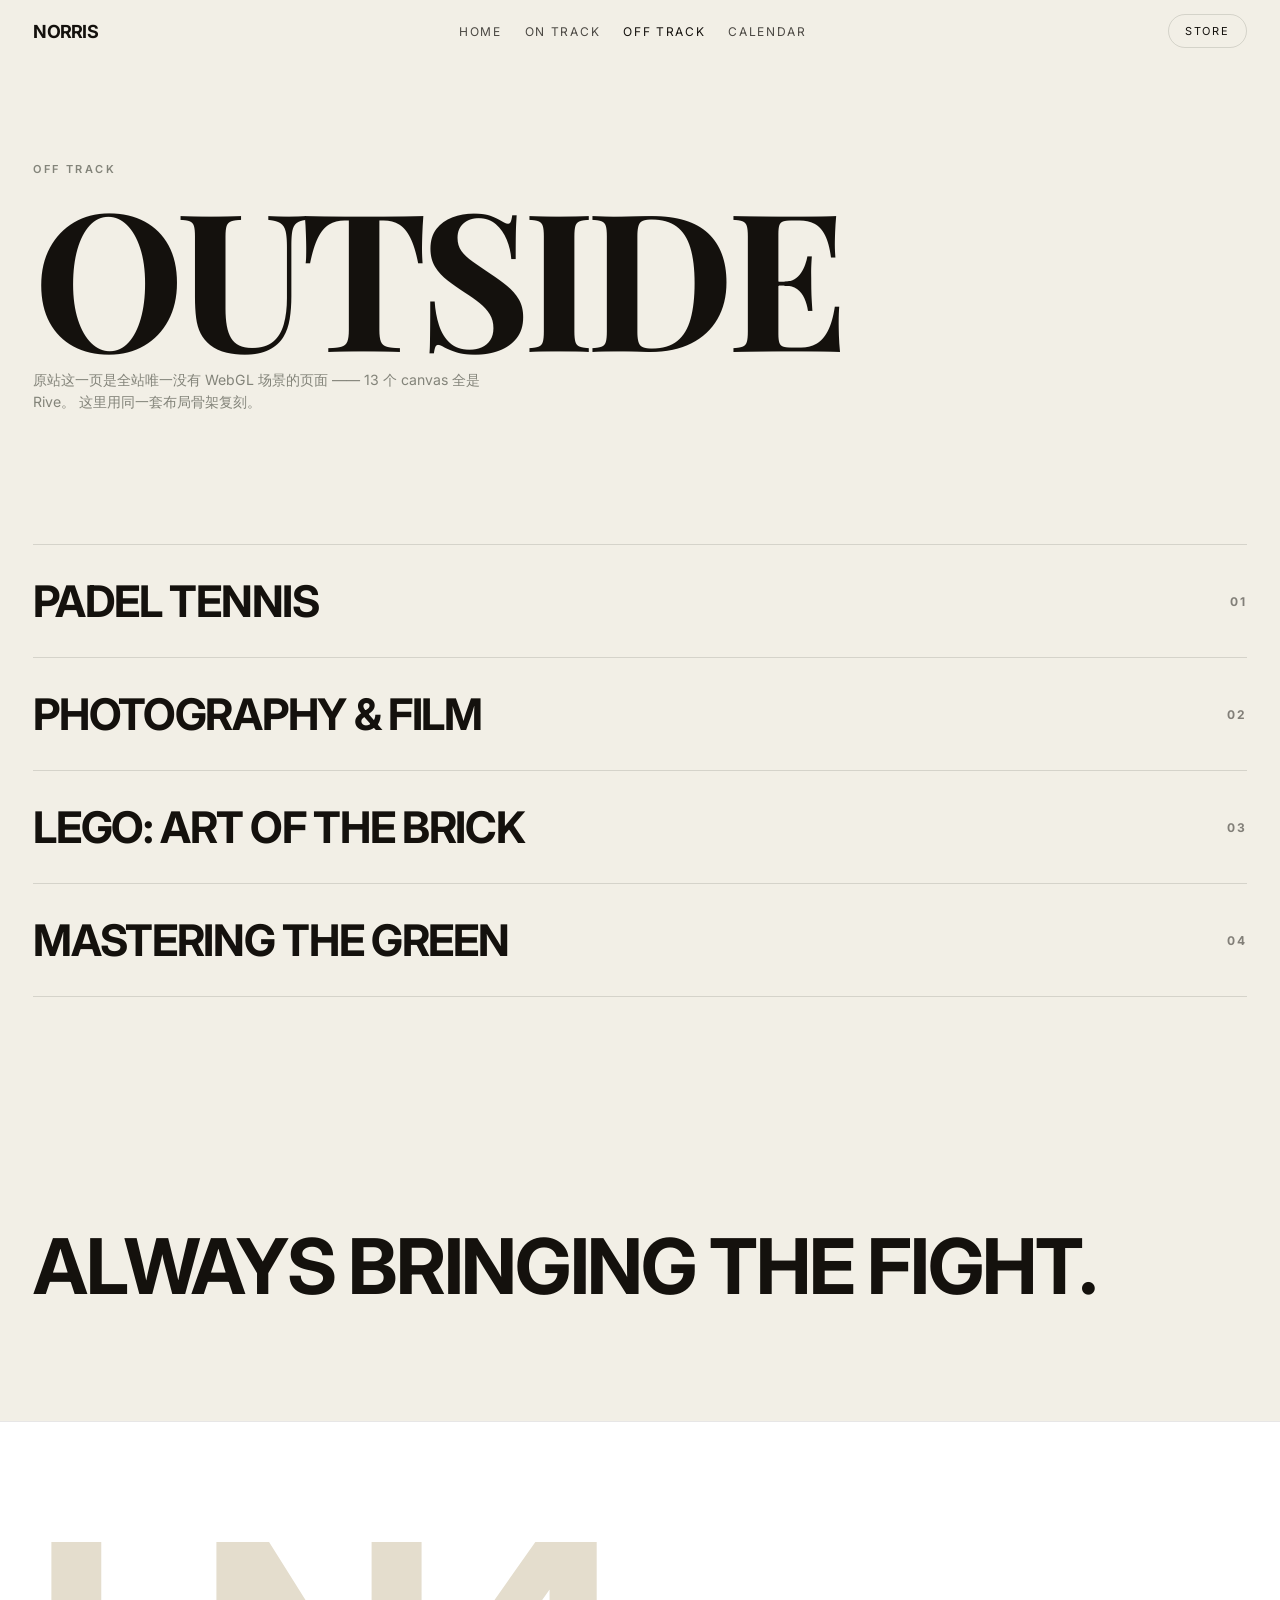
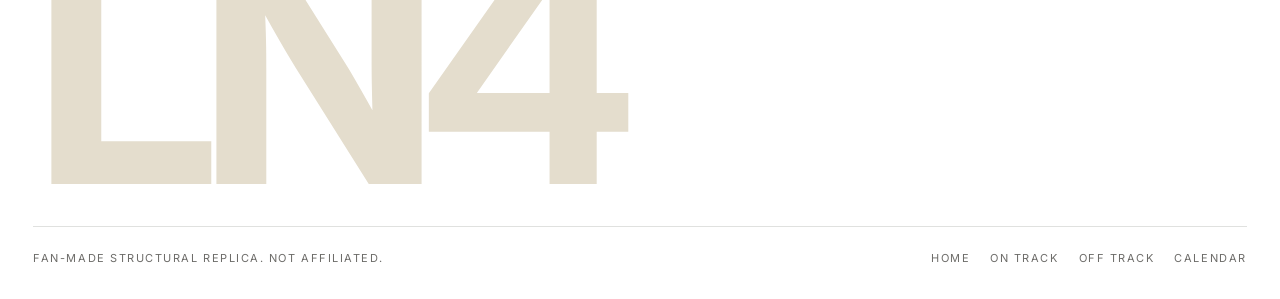
<file: replica/off-track.html>
<!doctype html>
<html lang="zh-CN">
<head>
<meta charset="utf-8">
<meta name="viewport" content="width=device-width, initial-scale=1">
<title>Off Track — REA Replica</title>
<link rel="stylesheet" href="css/main.css">
</head>
<body data-theme="white">

<nav class="nav">
  <a class="nav__brand" href="index.html">NORRIS</a>
  <div class="nav__links">
    <a href="index.html">Home</a>
    <a href="on-track.html">On Track</a>
    <a href="off-track.html" style="opacity:1">Off Track</a>
    <a href="calendar.html">Calendar</a>
  </div>
  <a class="nav__cta" href="#">Store</a>
</nav>

<main>
  <section class="section" data-section-theme="white" style="padding-top:clamp(120px,18vh,220px)">
    <div class="eyebrow" data-reveal>OFF TRACK</div>
    <h1 class="display" data-split style="margin:18px 0">OUTSIDE</h1>
    <p class="body-sm" data-reveal style="max-width:52ch">
      原站这一页是全站唯一没有 WebGL 场景的页面 —— 13 个 canvas 全是 Rive。
      这里用同一套布局骨架复刻。
    </p>
  </section>

  <section class="section" data-section-theme="white" style="padding-top:0">
    <div class="list">
      <a class="list__row" href="#" data-reveal><span>PADEL TENNIS</span><span>01</span></a>
      <a class="list__row" href="#" data-reveal><span>PHOTOGRAPHY &amp; FILM</span><span>02</span></a>
      <a class="list__row" href="#" data-reveal><span>LEGO: ART OF THE BRICK</span><span>03</span></a>
      <a class="list__row" href="#" data-reveal><span>MASTERING THE GREEN</span><span>04</span></a>
    </div>
  </section>

  <section class="section" data-section-theme="lime">
    <h2 class="h2" data-reveal>ALWAYS BRINGING THE FIGHT.</h2>
  </section>
</main>

<footer class="footer" data-section-theme="dark">
  <h2 class="footer__big">LN4</h2>
  <div class="footer__meta">
    <div>Fan-made structural replica. Not affiliated.</div>
    <nav class="footer__links">
      <a href="index.html">Home</a><a href="on-track.html">On Track</a>
      <a href="off-track.html">Off Track</a><a href="calendar.html">Calendar</a>
    </nav>
  </div>
</footer>

<script type="module" src="js/main.js"></script>
</body>
</html>
</file>
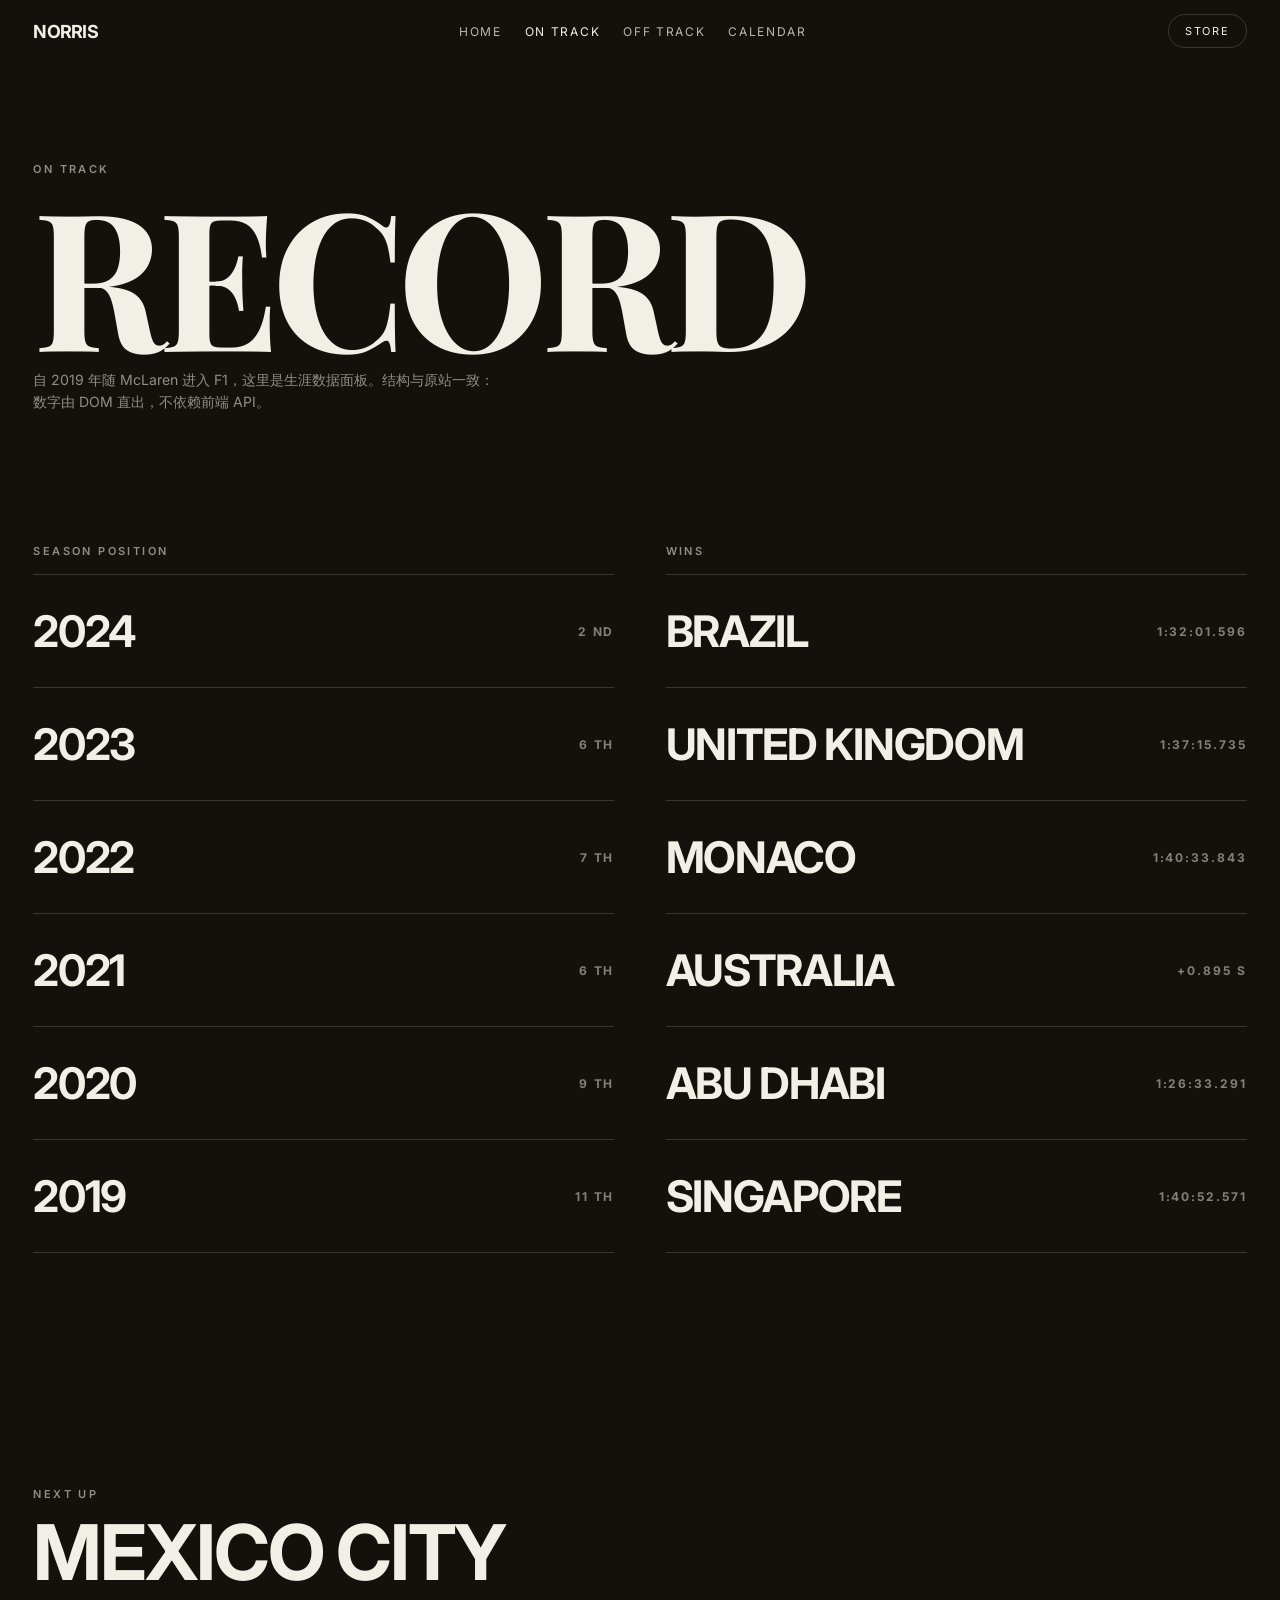
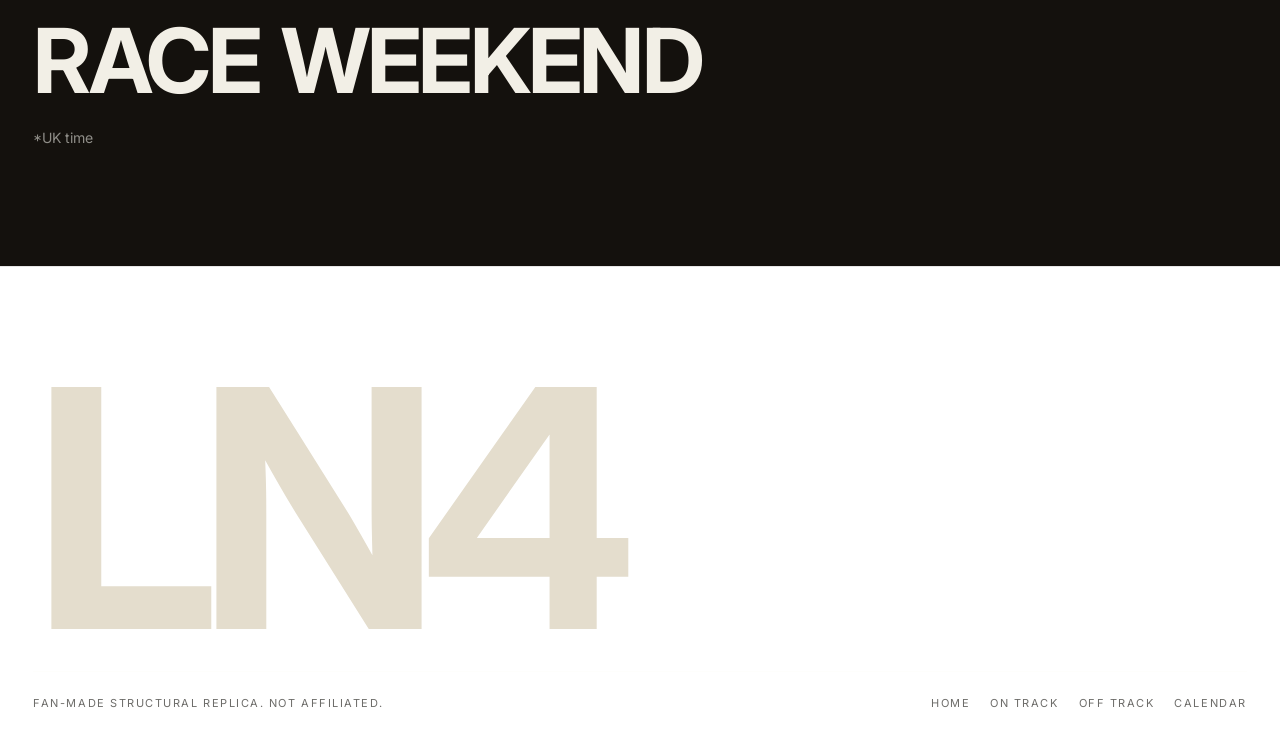
<file: replica/on-track.html>
<!doctype html>
<html lang="zh-CN">
<head>
<meta charset="utf-8">
<meta name="viewport" content="width=device-width, initial-scale=1">
<title>On Track — REA Replica</title>
<link rel="stylesheet" href="css/main.css">
</head>
<body data-theme="dark">

<nav class="nav">
  <a class="nav__brand" href="index.html">NORRIS</a>
  <div class="nav__links">
    <a href="index.html">Home</a>
    <a href="on-track.html" style="opacity:1">On Track</a>
    <a href="off-track.html">Off Track</a>
    <a href="calendar.html">Calendar</a>
  </div>
  <a class="nav__cta" href="#">Store</a>
</nav>

<main>
  <section class="section" data-section-theme="dark" style="padding-top:clamp(120px,18vh,220px)">
    <div class="eyebrow" data-reveal>ON TRACK</div>
    <h1 class="display" data-split data-reveal style="margin:18px 0">RECORD</h1>
    <p class="body-sm" data-reveal style="max-width:52ch">
      自 2019 年随 McLaren 进入 F1，这里是生涯数据面板。结构与原站一致：
      数字由 DOM 直出，不依赖前端 API。
    </p>
  </section>

  <section class="section" data-section-theme="dark" style="padding-top:0">
    <div class="grid-2" style="gap:clamp(20px,4vw,60px)">
      <div>
        <div class="eyebrow" data-reveal>SEASON POSITION</div>
        <div class="list" style="margin-top:16px" data-reveal>
          <div class="list__row"><span>2024</span><span>2 ND</span></div>
          <div class="list__row"><span>2023</span><span>6 TH</span></div>
          <div class="list__row"><span>2022</span><span>7 TH</span></div>
          <div class="list__row"><span>2021</span><span>6 TH</span></div>
          <div class="list__row"><span>2020</span><span>9 TH</span></div>
          <div class="list__row"><span>2019</span><span>11 TH</span></div>
        </div>
      </div>
      <div>
        <div class="eyebrow" data-reveal>WINS</div>
        <div class="list" style="margin-top:16px" data-reveal>
          <div class="list__row"><span>BRAZIL</span><span>1:32:01.596</span></div>
          <div class="list__row"><span>UNITED KINGDOM</span><span>1:37:15.735</span></div>
          <div class="list__row"><span>MONACO</span><span>1:40:33.843</span></div>
          <div class="list__row"><span>AUSTRALIA</span><span>+0.895 S</span></div>
          <div class="list__row"><span>ABU DHABI</span><span>1:26:33.291</span></div>
          <div class="list__row"><span>SINGAPORE</span><span>1:40:52.571</span></div>
        </div>
      </div>
    </div>
  </section>

  <section class="section" data-section-theme="lime">
    <div class="eyebrow" data-reveal>NEXT UP</div>
    <h2 class="h2" data-reveal style="margin:16px 0">MEXICO CITY</h2>
    <div class="hero__countdown" data-countdown="2026-11-01T20:00:00+00:00" style="font-size:clamp(34px,7vw,90px);font-weight:700;letter-spacing:-0.03em">--</div>
    <div class="body-sm" style="margin-top:12px">*UK time</div>
  </section>
</main>

<footer class="footer" data-section-theme="dark">
  <h2 class="footer__big">LN4</h2>
  <div class="footer__meta">
    <div>Fan-made structural replica. Not affiliated.</div>
    <nav class="footer__links">
      <a href="index.html">Home</a><a href="on-track.html">On Track</a>
      <a href="off-track.html">Off Track</a><a href="calendar.html">Calendar</a>
    </nav>
  </div>
</footer>

<script type="module" src="js/main.js"></script>
</body>
</html>
</file>
<file: replica/css/main.css>
/* ============================================================================
 * main.css — 布局与主题
 * 颜色全部来自 CSS 变量，由 js/config.js 的 PALETTE 在启动时注入
 * ========================================================================== */

:root {
  /* 兜底值，启动后会被 config 覆盖 */
  --c-lime: #d2ff00;
  --c-limeOff: #b2c73a;
  --c-darkGreen: #282c20;
  --c-darkGreenTint1: #3b3c38;
  --c-darkGreenTint2: #535450;
  --c-white: #f4f4ed;
  --c-cream: #efefe5;
  --c-greenLight: #ebeee0;
  --c-grey2: #c8cbbd;
  --c-greenOffWhite2: #b4b8a5;
  --c-black: #111112;
  --c-orange: #ff6b00;

  --pad: clamp(16px, 2.6vw, 40px);
  --gap: clamp(12px, 1.6vw, 28px);
  --radius: 14px;

  /* 字体：可由 theme.json 的 FONTS 覆盖 */
  --font-display: "Helvetica Neue", "Inter", system-ui, -apple-system, "Segoe UI", sans-serif;
  --font-body: "Helvetica Neue", "Inter", system-ui, -apple-system, "Segoe UI", sans-serif;

  --ease: cubic-bezier(0.22, 1, 0.36, 1);

  /* 主题变量（随 body[data-theme] 切换） */
  --bg: var(--c-white);
  --fg: var(--c-darkGreen);
  --muted: rgba(40, 44, 32, 0.55);
  --line: rgba(40, 44, 32, 0.14);
  --accent: var(--c-lime);
}

body[data-theme="dark"] {
  --bg: var(--c-darkGreen);
  --fg: var(--c-white);
  --muted: rgba(244, 244, 237, 0.55);
  --line: rgba(244, 244, 237, 0.16);
  --accent: var(--c-lime);
}

body[data-theme="lime"] {
  --bg: var(--c-lime);
  --fg: var(--c-darkGreen);
  --muted: rgba(40, 44, 32, 0.62);
  --line: rgba(40, 44, 32, 0.2);
  --accent: var(--c-darkGreen);
}

*, *::before, *::after { box-sizing: border-box; }

html { scroll-behavior: auto; }

body {
  margin: 0;
  background: var(--bg);
  color: var(--fg);
  font-family: var(--font-body);
  font-synthesis-weight: none;
  -webkit-font-smoothing: antialiased;
  /* 注意：不对 body 的 background-color 做过渡。
     标签页被节流时过渡会卡在中间色，导致整页发白/发暗；
     主题切换改为瞬时，由各区块自己的元素做过渡。 */

  overflow-x: hidden;
}

img, canvas { display: block; max-width: 100%; }
a { color: inherit; text-decoration: none; }

/* ---------------------------------------------------------------- 版式 */
.display {
  font-family: var(--font-display);
  font-size: clamp(56px, 15vw, 240px);
  line-height: 0.82;
  letter-spacing: -0.045em;
  font-weight: 700;
  text-transform: uppercase;
  margin: 0;
}

h1, h2, h3 { font-weight: 700; letter-spacing: -0.03em; line-height: 0.95; margin: 0; text-transform: uppercase; }
.h2 { font-size: clamp(34px, 6vw, 88px); }

.eyebrow {
  font-size: 11px;
  letter-spacing: 0.22em;
  text-transform: uppercase;
  color: var(--muted);
  font-weight: 600;
}

.body-sm { font-size: clamp(13px, 1.1vw, 16px); line-height: 1.55; color: var(--muted); }

/* ---------------------------------------------------------------- 导航 */
.nav {
  position: fixed;
  inset: 0 0 auto 0;
  z-index: 60;
  display: flex;
  align-items: center;
  justify-content: space-between;
  gap: var(--gap);
  padding: 14px var(--pad);
  mix-blend-mode: normal;
  transition: transform .4s var(--ease), color .6s var(--ease);
  color: var(--fg);
}

.nav__brand {
  font-weight: 700;
  letter-spacing: -0.04em;
  font-size: 18px;
  text-transform: uppercase;
}

.nav__links { display: flex; gap: clamp(10px, 1.8vw, 26px); }
.nav__links a {
  font-size: 12px;
  letter-spacing: 0.14em;
  text-transform: uppercase;
  opacity: .75;
  transition: opacity .25s var(--ease);
}
.nav__links a:hover { opacity: 1; }

.nav__cta {
  font-size: 11px;
  letter-spacing: 0.16em;
  text-transform: uppercase;
  padding: 9px 16px;
  border: 1px solid var(--line);
  border-radius: 999px;
  transition: background .3s var(--ease), color .3s var(--ease), border-color .3s var(--ease);
}
.nav__cta:hover { background: var(--fg); color: var(--bg); border-color: var(--fg); }

@media (max-width: 860px) {
  .nav__links { display: none; }
}

/* ---------------------------------------------------------------- 通用区块 */
.section {
  padding: clamp(90px, 13vh, 180px) var(--pad);
  position: relative;
}

.grid-2 {
  display: grid;
  grid-template-columns: repeat(2, minmax(0, 1fr));
  gap: var(--gap);
}
@media (max-width: 860px) { .grid-2 { grid-template-columns: 1fr; } }

.rule { height: 1px; background: var(--line); width: 100%; }

/* ---------------------------------------------------------------- 首屏 */
.hero-track { height: 220vh; position: relative; }

.hero {
  position: sticky;
  top: 0;
  height: 100vh;
  overflow: hidden;
  display: grid;
  place-items: center;
}

/* 刀盾狗：占据视口下半部，头盔在上方 */
.gl-head {
  position: absolute;
  left: 0;
  right: 0;
  top: 26%;
  bottom: 0;
  z-index: 1;
}

/* ---------------------------------------------------------------- 头盔舞台 */
.hero__stage {
  position: absolute;
  left: 50%;
  top: 54%;
  translate: -50% -100%;
  z-index: 4;
}

.helmet-stage {
  position: relative;
  width: min(23vw, 296px);
  aspect-ratio: 732 / 900;
  cursor: pointer;
  outline: none;
}

/* 线描：用 mask 上色，颜色跟着主题走 */
.helmet-stage__lines {
  position: absolute;
  inset: 0;
  background: var(--fg);
  opacity: .5;
  transition: opacity .5s var(--ease);
  -webkit-mask-image: url(../assets/helmet-lines.png);
  mask-image: url(../assets/helmet-lines.png);
  -webkit-mask-size: contain;
  mask-size: contain;
  -webkit-mask-repeat: no-repeat;
  mask-repeat: no-repeat;
  -webkit-mask-position: center;
  mask-position: center;
}

/* 沿轮廓扫动的引导线：子元素被父级 mask 裁掉，只在有线的地方发亮 */
.helmet-stage__scan {
  position: absolute;
  left: 0;
  right: 0;
  height: 22%;
  background: linear-gradient(180deg, transparent 0%, var(--c-lime) 46%, var(--c-lime) 54%, transparent 100%);
  animation: helmetScan 3.6s cubic-bezier(.45, 0, .55, 1) infinite;
  will-change: transform;
}
@keyframes helmetScan {
  0%   { transform: translateY(-40%); opacity: 0; }
  12%  { opacity: 1; }
  88%  { opacity: 1; }
  100% { transform: translateY(300%); opacity: 0; }
}

/* 完整图 */
.helmet-stage__full {
  position: absolute;
  inset: 0;
  width: 100%;
  height: 100%;
  object-fit: contain;
  opacity: 0;
  transform: scale(.985);
  transition: opacity .55s var(--ease), transform .55s var(--ease);
  pointer-events: none;
  filter: drop-shadow(0 10px 16px rgba(0, 0, 0, .18));
}

/* 提示 */
.helmet-stage__hint {
  position: absolute;
  left: 50%;
  top: -16px;
  translate: -50% 0;
  display: flex;
  align-items: center;
  gap: 8px;
  font-size: 10px;
  letter-spacing: .28em;
  text-transform: uppercase;
  color: var(--muted);
  transition: opacity .4s var(--ease);
  white-space: nowrap;
}
.helmet-stage__dot {
  width: 6px;
  height: 6px;
  border-radius: 50%;
  background: var(--c-lime);
  animation: hintPulse 1.8s ease-in-out infinite;
}
@keyframes hintPulse {
  0%, 100% { opacity: .35; transform: scale(.85); }
  50%      { opacity: 1;   transform: scale(1.15); }
}

/* 悬停 / 聚焦 / 点击 => 显形 */
.helmet-stage:hover .helmet-stage__full,
.helmet-stage.is-open .helmet-stage__full,
.helmet-stage:focus-visible .helmet-stage__full {
  opacity: 1;
  transform: scale(1);
}
.helmet-stage:hover .helmet-stage__lines,
.helmet-stage.is-open .helmet-stage__lines,
.helmet-stage:focus-visible .helmet-stage__lines {
  opacity: .12;
}
.helmet-stage:hover .helmet-stage__hint,
.helmet-stage.is-open .helmet-stage__hint { opacity: 0; }
.gl-head canvas { width: 100%; height: 100%; }

.gl-fallback {
  position: absolute;
  inset: 0;
  display: grid;
  place-items: center;
  font-size: 12px;
  letter-spacing: .2em;
  color: var(--muted);
}

/* 头盔层：由滚动驱动的弧形揭幕 */
.helmet {
  position: absolute;
  z-index: 2;
  width: min(22vw, 250px);
  aspect-ratio: 1 / 1.1;
  right: 10vw;
  top: 24%;
  translate: 0 -46%;
  pointer-events: none;
  will-change: clip-path, opacity;
  opacity: .95;
}

.helmet svg { width: 100%; height: 100%; }

.hero__copy {
  position: relative;
  z-index: 4;
  text-align: center;
  pointer-events: none;
  color: var(--fg);
}

.hero__kicker {
  margin-top: 18px;
  font-size: 11px;
  letter-spacing: 0.3em;
  text-transform: uppercase;
  opacity: .85;
}

.hero__meta {
  position: absolute;
  z-index: 5;
  left: var(--pad);
  right: var(--pad);
  bottom: 26px;
  display: flex;
  align-items: flex-end;
  justify-content: space-between;
  gap: 16px;
  font-size: 11px;
  letter-spacing: 0.16em;
  text-transform: uppercase;
}

.hero__countdown { font-variant-numeric: tabular-nums; font-size: clamp(18px, 2.4vw, 30px); letter-spacing: -0.01em; }

.hero__cta {
  pointer-events: auto;
  display: inline-flex;
  align-items: center;
  gap: 10px;
  padding: 11px 20px;
  border-radius: 999px;
  background: var(--fg);
  color: var(--bg);
  font-size: 11px;
  letter-spacing: 0.16em;
  text-transform: uppercase;
  font-weight: 700;
  transition: transform .3s var(--ease);
}
.hero__cta:hover { transform: translateX(4px); }

/* ---------------------------------------------------------------- 跑马灯 */
.marquee {
  overflow: hidden;
  padding: clamp(40px, 8vh, 90px) 0;
  border-top: 1px solid var(--line);
  border-bottom: 1px solid var(--line);
}
.marquee__row {
  white-space: nowrap;
  font-size: clamp(40px, 9vw, 140px);
  font-weight: 700;
  letter-spacing: -0.04em;
  text-transform: uppercase;
  line-height: 1;
  will-change: transform;
}
.marquee__row + .marquee__row {
  color: transparent;
  -webkit-text-stroke: 1px var(--fg);
  opacity: .5;
}

/* ---------------------------------------------------------------- 横向区块 */
.h-section { height: 320vh; position: relative; }
.h-sticky {
  position: sticky;
  top: 0;
  height: 100vh;
  overflow: hidden;
  display: flex;
  align-items: center;
}
.h-track {
  display: flex;
  gap: clamp(16px, 3vw, 48px);
  padding: 0 var(--pad);
  will-change: transform;
}
.h-panel {
  flex: 0 0 auto;
  width: min(72vw, 560px);
  padding: clamp(20px, 3vw, 44px);
  border: 1px solid var(--line);
  border-radius: var(--radius);
  background: color-mix(in srgb, var(--fg) 4%, transparent);
}
.h-panel__no {
  font-size: clamp(52px, 9vw, 120px);
  font-weight: 700;
  letter-spacing: -0.05em;
  line-height: .8;
  color: var(--accent);
}
.h-panel h3 { font-size: clamp(22px, 3vw, 38px); margin: 18px 0 8px; }

/* ---------------------------------------------------------------- On/Off */
.otot { display: grid; gap: var(--gap); }
.otot__card {
  display: block;
  padding: clamp(24px, 5vw, 70px);
  border-radius: var(--radius);
  background: var(--fg);
  color: var(--bg);
  transition: transform .5s var(--ease);
  position: relative;
  overflow: hidden;
}
.otot__card:hover { transform: translateY(-4px); }
.otot__card h3 { font-size: clamp(38px, 8vw, 110px); }
.otot__card p { margin: 14px 0 0; font-size: clamp(13px, 1.2vw, 17px); opacity: .7; max-width: 42ch; }

/* ---------------------------------------------------------------- 头盔卡 */
.cards { display: grid; grid-template-columns: repeat(2, minmax(0, 1fr)); gap: var(--gap); }
@media (max-width: 700px) { .cards { grid-template-columns: 1fr; } }

.card {
  border: 1px solid var(--line);
  border-radius: var(--radius);
  padding: clamp(20px, 3vw, 36px);
  min-height: 340px;
  display: flex;
  flex-direction: column;
  justify-content: space-between;
  background: color-mix(in srgb, var(--fg) 6%, transparent);
  transition: background .4s var(--ease);
}
.card:hover { background: color-mix(in srgb, var(--fg) 7%, transparent); }
.card__art { flex: 1; display: grid; place-items: center; }
.card__art svg { width: 62%; }
.card__name { font-size: clamp(20px, 2.4vw, 30px); font-weight: 700; letter-spacing: -0.02em; }

/* ---------------------------------------------------------------- 列联 */
.list { border-top: 1px solid var(--line); }
.list__row {
  display: flex;
  align-items: center;
  justify-content: space-between;
  gap: 20px;
  padding: clamp(16px, 2.4vw, 30px) 0;
  border-bottom: 1px solid var(--line);
  font-size: clamp(20px, 3.4vw, 44px);
  font-weight: 700;
  letter-spacing: -0.03em;
  text-transform: uppercase;
  transition: padding-left .35s var(--ease), color .35s var(--ease);
}
.list__row:hover { padding-left: 14px; color: var(--accent); }
.list__row span:last-child { font-size: 12px; letter-spacing: .16em; opacity: .5; }

/* ---------------------------------------------------------------- 社媒 */
.socials { display: grid; grid-template-columns: repeat(3, minmax(0, 1fr)); gap: var(--gap); }
@media (max-width: 860px) { .socials { grid-template-columns: repeat(2, minmax(0, 1fr)); } }

.social {
  aspect-ratio: 4 / 5;
  border-radius: var(--radius);
  border: 1px solid var(--line);
  position: relative;
  overflow: hidden;
  display: grid;
  align-items: end;
  padding: 16px;
  background: color-mix(in srgb, var(--fg) 6%, transparent);
}
.social::after {
  content: "";
  position: absolute;
  inset: 0;
  background: linear-gradient(180deg, transparent 40%, color-mix(in srgb, var(--bg) 65%, transparent));
  pointer-events: none;
}
.social__label { position: relative; z-index: 1; font-size: 12px; letter-spacing: .16em; text-transform: uppercase; }
.social__poster { position: absolute; inset: 0; object-fit: cover; width: 100%; height: 100%; opacity: .9; }

/* 图案占位（graphics.js 生成的 SVG） */
.social > svg {
  position: absolute;
  inset: 0;
  width: 100%;
  height: 100%;
  display: block;
}

/* 头盔图形 */
[data-graphic="helmet"] svg { width: 100%; height: 100%; display: block; }

/* ---------------------------------------------------------------- 页脚 */
.footer {
  padding: clamp(80px, 12vh, 160px) var(--pad) var(--pad);
  border-top: 1px solid var(--line);
  position: relative;
  overflow: hidden;
}
.footer__big {
  font-size: clamp(90px, 26vw, 420px);
  line-height: .8;
  letter-spacing: -0.06em;
  font-weight: 700;
  margin: 0 0 30px;
}
.footer__meta {
  display: flex;
  flex-wrap: wrap;
  gap: 12px 28px;
  justify-content: space-between;
  align-items: center;
  font-size: 11px;
  letter-spacing: .14em;
  text-transform: uppercase;
  color: var(--muted);
  padding-top: 24px;
  border-top: 1px solid var(--line);
}
.footer__links { display: flex; gap: 20px; flex-wrap: wrap; }

/* ---------------------------------------------------------------- 入场动画 */
[data-reveal] {
  opacity: 0;
  transform: translateY(26px);
  transition: opacity .9s var(--ease), transform .9s var(--ease);
}
[data-reveal].is-in { opacity: 1; transform: none; }

.char {
  display: inline-block;
  opacity: 0;
  transform: translateY(0.5em);
  transition: opacity .5s var(--ease), transform .6s var(--ease);
  transition-delay: calc(var(--i) * 22ms);
}
body.is-booted .char { opacity: 1; transform: none; }

/* ---------------------------------------------------------------- 鼠标跟随图 */
.cursor-reveal {
  position: fixed;
  left: 0;
  top: 0;
  width: var(--cr-w, 30vw);
  z-index: 45;
  pointer-events: none;
  opacity: 0;
  transition: opacity .28s var(--ease);
  will-change: transform;
  transform: translate3d(-999px, -999px, 0);
  translate: -50% -50%;
  filter: drop-shadow(0 22px 44px rgba(0, 0, 0, .22));
}
.cursor-reveal.is-on { opacity: 1; }
.cursor-reveal img { display: block; width: 100%; height: auto; }

/* ---------------------------------------------------------------- 页面转场 */
.page-veil {
  position: fixed;
  inset: 0;
  z-index: 99;
  background: var(--c-lime);
  transform: scaleY(0);          /* 默认不遮挡：只在离场时升起 */
  transform-origin: bottom;
  transition: transform .45s cubic-bezier(.76, 0, .24, 1);
  pointer-events: none;
  will-change: transform;
}
.page-veil.is-active { transform: scaleY(1); }

/* 占位海报 */
.poster-placeholder {
  position: absolute;
  inset: 0;
  background:
    radial-gradient(120% 90% at 20% 10%, color-mix(in srgb, var(--c-lime) 55%, transparent), transparent 60%),
    linear-gradient(160deg, color-mix(in srgb, var(--fg) 22%, transparent), color-mix(in srgb, var(--bg) 70%, transparent));
}

/* ==========================================================================
 * 封面 v2：单画布合成 + 四角文案
 * ========================================================================== */
:root {
  --font-stencil: "Saira Stencil One", "Glaser Stencil Pro", "Impact", sans-serif;
  --font-han: "Noto Sans SC", "Source Han Sans SC", "PingFang SC", sans-serif;
}

.hero__canvas {
  position: absolute;
  inset: 0;
  z-index: 1;
}
.hero__canvas canvas {
  width: 100%;
  height: 100%;
  display: block;
}

/* 顶部标题 */
.hero__title {
  position: absolute;
  top: clamp(16px, 2.2vh, 28px);
  left: 50%;
  translate: -50% 0;
  z-index: 5;
  margin: 0;
  font-family: var(--font-stencil);
  font-weight: 400;
  font-size: clamp(40px, 5.2vw, 76px);   /* 原来的 2 倍 */
  letter-spacing: 0.16em;
  line-height: 1;
  color: var(--fg);
  white-space: nowrap;
  pointer-events: auto;                   /* 悬停填充需要可命中 */
}

/* 四角文案 */
.hero__corner {
  position: absolute;
  z-index: 5;
  font-size: clamp(11px, 0.95vw, 14px);
  letter-spacing: 0.2em;
  text-transform: uppercase;
  color: var(--fg);
  pointer-events: none;
}
.hero__corner--tl {
  top: clamp(16px, 2.4vh, 30px);
  left: var(--pad);
  font-family: var(--font-stencil);
  font-size: clamp(24px, 2.35vw, 36px);   /* 放大 */
  letter-spacing: 0.16em;
  line-height: 1.12;
  white-space: pre-line;                  /* 支持两行：NIU / YANTAO */
}
.hero__corner--tr {
  top: clamp(16px, 2.4vh, 30px);
  right: var(--pad);
  font-family: var(--font-han);
  font-weight: 700;
  letter-spacing: 0.1em;
  text-transform: none;
  font-size: clamp(13px, 1.1vw, 17px);
}
.hero__corner--bl {
  bottom: clamp(18px, 2.6vh, 32px);
  left: var(--pad);
  font-family: var(--font-stencil);
  letter-spacing: 0.18em;
}
.hero__corner--br {
  bottom: clamp(18px, 2.6vh, 32px);
  right: var(--pad);
  letter-spacing: 0.16em;
  opacity: .75;
}

/* ==================================================================
   区块图形：赛道电路图 / 联名标记 / 社媒图标
   ================================================================== */
.h-panel { position: relative; }

.h-panel__map {
  position: absolute;
  top: clamp(12px, 1.8vw, 24px);
  right: clamp(12px, 1.8vw, 24px);
  width: clamp(104px, 10vw, 168px);
  color: var(--accent);
  opacity: .42;
  pointer-events: none;
  transition: opacity .45s ease, transform .7s cubic-bezier(.2, .7, .2, 1);
}
.h-panel:hover .h-panel__map { opacity: .85; transform: rotate(-5deg) scale(1.05); }

.circuit { display: block; width: 100%; height: auto; }

/* 联名列表 */
.list__mark {
  display: flex;
  align-items: center;
  color: var(--accent);
  opacity: .7;
  margin-right: clamp(10px, 1.6vw, 22px);
  transition: opacity .3s ease, transform .5s cubic-bezier(.2, .7, .2, 1);
}
.list__row:hover .list__mark { opacity: 1; transform: rotate(12deg); }
.mark { display: block; width: clamp(26px, 3vw, 44px); height: auto; }
.list__name { flex: 1; }
.list__no { font-size: 12px; letter-spacing: .16em; opacity: .5; }

/* 社媒图标 */
.social__label { display: flex; align-items: center; gap: 10px; }
.social__glyph { display: inline-flex; }
.social__glyph svg { width: 22px; height: 22px; display: block; opacity: .85; }

/* 横向赛道区顶部标题 */
.h-head {
  position: absolute;
  top: clamp(60px, 10vh, 128px);
  left: var(--pad);
  right: var(--pad);
  display: flex;
  align-items: baseline;
  justify-content: space-between;
  gap: 20px;
}
.h-head__meta {
  display: flex;
  gap: clamp(16px, 3vw, 52px);
  font-size: 11px;
  letter-spacing: .18em;
  text-transform: uppercase;
  opacity: .45;
}
@media (max-width: 700px) {
  .h-head { flex-direction: column; align-items: flex-start; gap: 10px; }
}

/* 横向区：卡片下沉，与顶部标题形成上下呼应 */
.h-sticky {
  align-items: flex-end;
  box-sizing: border-box;
  padding-bottom: clamp(56px, 9vh, 110px);
}

/* 区块配图：otot 卡片与 exe 方块 */
.otot__card { position: relative; overflow: hidden; }

.otot__art {
  position: absolute;
  right: clamp(-18px, -1.5vw, -6px);
  bottom: clamp(-14px, -1.2vw, -4px);
  width: clamp(110px, 14vw, 200px);
  color: currentColor;
  opacity: .28;
  pointer-events: none;
  transition: opacity .5s ease, transform .8s cubic-bezier(.2, .7, .2, 1);
}
.otot__card:hover .otot__art { opacity: .55; transform: translateY(-4px) rotate(-3deg); }
.court { display: block; width: 100%; height: auto; }

.exe__art { width: 100%; height: 100%; display: block; }
.exe__art svg { width: 100%; height: 100%; display: block; }

/* 右上角「大狗」按钮 + 彩蛋状态 */
.hero__corner--btn {
  appearance: none;
  background: none;
  border: 0;
  padding: 0;
  margin: 0;
  font: inherit;
  letter-spacing: inherit;
  color: inherit;
  cursor: pointer;
  pointer-events: auto;
  transition: opacity .25s ease, transform .25s cubic-bezier(.2, .7, .2, 1);
}
.hero__corner--btn:hover { transform: scale(1.12); }
.hero__corner--btn:active { transform: scale(0.96); }
.hero__corner--btn:focus-visible { outline: 2px solid var(--accent); outline-offset: 4px; }

/* 叫的时候整幅画面轻微一顶 */
body.is-barking .hero__canvas { transform: scale(1.015); }
.hero__canvas { transition: transform .35s cubic-bezier(.2, .7, .2, 1); }

/* 点狗时的压缩/拉伸：先压扁再拉长，循环播放期间反复 */
@keyframes dogSquash {
  0%   { transform: scale(1, 1); }
  14%  { transform: scale(1.05, 0.86); }
  32%  { transform: scale(0.96, 1.10); }
  52%  { transform: scale(1.03, 0.94); }
  72%  { transform: scale(0.99, 1.05); }
  100% { transform: scale(1, 1); }
}

/* 挤压动效已改由 WebGL 底图层做（scale 会连背景一起动，不能用） */
@media (prefers-reduced-motion: reduce) {
  body.is-knife .hero__canvas { animation: none; }
}

/* 左下角：虚线卡片，待机轻转，点击后震动 + 文字跳动 */
@keyframes cardFloat {
  0%   { transform: rotate(-2.4deg) translateY(0); }
  50%  { transform: rotate(2.4deg) translateY(-4px); }
  100% { transform: rotate(-2.4deg) translateY(0); }
}

@keyframes cardShake {
  0%   { transform: rotate(-1.8deg) translate(0, 0); }
  22%  { transform: rotate(1.9deg) translate(1px, -1px); }
  45%  { transform: rotate(-1.5deg) translate(-1px, 1px); }
  70%  { transform: rotate(1.6deg) translate(1px, 0); }
  100% { transform: rotate(-1.8deg) translate(0, 0); }
}

@keyframes labelBounce {
  0%, 100% { transform: translateY(0) scaleY(1); }
  35%      { transform: translateY(-5px) scaleY(1.06); }
  70%      { transform: translateY(1px) scaleY(0.95); }
}

.hero__corner--pet {
  display: block;
  background: none;
  border: 0;
  padding: 0;
  margin: 0;
  color: inherit;
  font: inherit;
  cursor: pointer;
  pointer-events: auto;
  text-align: center;
  transform-origin: 50% 100%;
  animation: cardFloat 5.2s ease-in-out infinite;
}

.pet__box {
  display: flex;
  flex-direction: column;
  align-items: center;
  gap: 6px;
  padding: 5px;                       /* 线框到图片 / 文字的间距 */
  border: 2px dashed currentColor;    /* 虚线 + 加粗 */
  border-radius: 4px;
  transform-style: preserve-3d;
  /* 2.5D：透视 + 指针驱动的两个轴向旋转 */
  transform:
    perspective(520px)
    rotateX(var(--rx, 0deg))
    rotateY(var(--ry, 0deg))
    translateY(var(--lift, 0px))
    scale(var(--sc, 1));
  transition: transform .18s ease-out, border-color .3s ease;
  will-change: transform;
}

.pet__img {
  display: block;
  width: clamp(74px, 7.6vw, 104px);
  aspect-ratio: 1 / 1;
  object-fit: cover;
  border-radius: 1px;
  filter: grayscale(.12) contrast(1.04);
  transition: filter .35s ease;
}

.pet__label {
  display: block;
  width: 100%;
  text-align: center;
  white-space: nowrap;
  font-weight: 600;
  line-height: 1;
  letter-spacing: 0;                  /* 由 JS 精确调到与图片等宽 */
  transform-origin: 50% 100%;
}

.hero__corner--pet:hover { animation-play-state: paused; }
.hero__corner--pet:hover .pet__box { --lift: -4px; border-color: var(--accent); }
.hero__corner--pet:hover .pet__img { filter: grayscale(0) contrast(1.08); }
.hero__corner--pet:active .pet__box { --sc: .975; }
.hero__corner--pet:focus-visible { outline: 2px solid var(--accent); outline-offset: 4px; }

/* 点击之后：卡片高频震动，文字上下跳 */
body.is-barking .hero__corner--pet { animation: cardShake .16s linear infinite; }
body.is-barking .pet__box { border-color: var(--accent); }
body.is-barking .pet__label {
  color: var(--accent);
  animation: labelBounce .34s ease-in-out infinite;
}

@media (prefers-reduced-motion: reduce) {
  .hero__corner--pet,
  body.is-barking .hero__corner--pet,
  body.is-barking .pet__label { animation: none; }
}

/* ==================================================================
   首页标题：悬停时每个字母从左上角斜向填充
   ================================================================== */
@property --fill {
  syntax: '<percentage>';
  inherits: false;
  initial-value: 0%;
}

.hero__title {
  color: #ffffff;
  -webkit-text-stroke: 1.3px #14110d;
  paint-order: stroke fill;
}

.hero__title .tchar {
  position: relative;
  display: inline-block;
  -webkit-text-stroke: 1.3px #14110d;
  paint-order: stroke fill;
}

.hero__title .tchar::after {
  content: attr(data-char);
  position: absolute;
  left: 0;
  top: 0;
  color: #7B7571;
  -webkit-text-stroke: 1.3px #14110d;
  paint-order: stroke fill;
  --fill: 0%;
  transition: --fill var(--dur, .46s) var(--ease, cubic-bezier(.25,.8,.35,1));
  transition-delay: var(--d, 0ms);
  clip-path: polygon(0 0, var(--fill) 0, calc(var(--fill) - 24%) 100%, -24% 100%);
  pointer-events: none;
}

.hero__title:hover .tchar::after,
.hero__title.is-filling .tchar::after { --fill: 134%; }

@media (prefers-reduced-motion: reduce) {
  .hero__title .tchar::after { transition: none; }
}

/* 页脚：纯白背景 */
body[data-theme="paper"] {
  --bg: #ffffff;
  --fg: var(--c-darkGreen);
  --muted: rgba(40, 44, 32, 0.55);
  --line: rgba(20, 17, 13, 0.14);
}
/* 页脚固定在纯白底上（不依赖 body 主题切换：页脚高度不足半屏，观测器落不到它） */
.footer {
  background: #ffffff;
  color: #14110d;
  border-top-color: rgba(20, 17, 13, 0.10);
}
.footer .footer__big {
  color: #e4ddcd;                 /* 浅色水印感，但仍看得出字形 */
  -webkit-text-stroke: 0;
}
.footer .footer__links a,
.footer .footer__meta,
.footer .eyebrow { color: rgba(20, 17, 13, 0.62); }
.footer .footer__links a:hover { color: #14110d; }


/* 标题填充的四个出发角：不再是每个字母都从左边缘开始 */
.hero__title .tchar[data-dir="tl"]::after {
  clip-path: polygon(0 0, var(--fill) 0, calc(var(--fill) - 24%) 100%, -24% 100%);
}
.hero__title .tchar[data-dir="tr"]::after {
  clip-path: polygon(100% 0, calc(100% - var(--fill)) 0, calc(100% - var(--fill) + 24%) 100%, 124% 100%);
}
.hero__title .tchar[data-dir="bl"]::after {
  clip-path: polygon(0 100%, var(--fill) 100%, calc(var(--fill) - 24%) 0, -24% 0);
}
.hero__title .tchar[data-dir="br"]::after {
  clip-path: polygon(100% 100%, calc(100% - var(--fill)) 100%, calc(100% - var(--fill) + 24%) 0, 124% 0);
}


/* 右上角：盾牌图标，高度与左上角文字一致 */
.hero__corner--tr {
  font-size: clamp(24px, 2.35vw, 36px);
  display: flex;
  align-items: center;
  line-height: 1;
}
.shield-img {
  height: 1.35em;
  width: auto;
  display: block;
  user-select: none;
  -webkit-user-drag: none;
  transition: transform .3s cubic-bezier(.2, .7, .2, 1), filter .3s ease;
}
.hero__corner--btn:hover .shield-img { transform: scale(1.08) rotate(-3deg); }
body.is-barking .shield-img { filter: drop-shadow(0 0 6px var(--accent)); }
</file>
